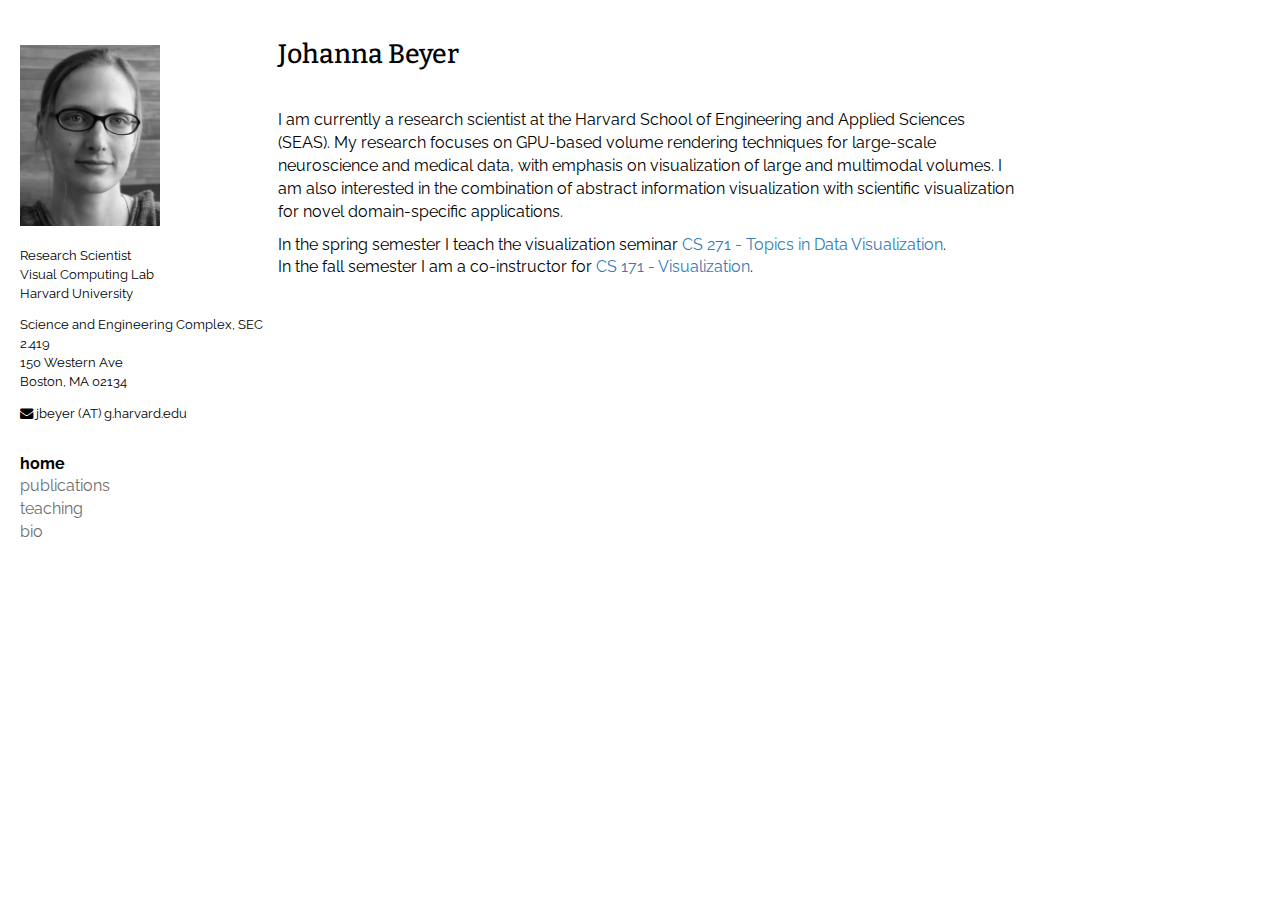
<file: index.html>
<!DOCTYPE html>
<html lang="en">
<head>
    <meta charset="UTF-8">
    <title>Johanna Beyer</title>

    <!-- INTERACTIVE (4) - INCLUDE BOOTSTRAP CSS -->
    <link rel="stylesheet" href="css/bootstrap.min.css">
    <link rel="stylesheet" href="css/font-awesome.min.css">

    <!-- INTERACTIVE (3) - INCLUDE EXTERNAL CSS -->
    <link rel="stylesheet" href="css/style.css">

    <link href='https://fonts.googleapis.com/css?family=Raleway:400,100,200,300,500,700,600' rel='stylesheet' type='text/css'>
    <link href="https://fonts.googleapis.com/css?family=Bitter" rel="stylesheet">
</head>
<body>

<div id="main_body">


    <div id="side">
    <div id="contact">
        <img id="headshot" src="img/jb.png">
        <br>
        Research Scientist<br>
        Visual Computing Lab<br>
        Harvard University<br>
        <p>
           Science and Engineering Complex, SEC 2.419<br>
            150 Western Ave<br>
            Boston, MA 02134
        </p>
        <p>
            <i class="fa fa-envelope"></i> jbeyer (AT) g.harvard.edu
        </p>
    </div>

    <div id="navigation">
        <div class="nav">home</div>
        <a class="nav" href="publications.html">publications</a>
        <a class="nav" href="teaching.html">teaching</a>
        <a class="nav" href="bio.html">bio</a>
    </div>

</div>

<div id="main">
    <h1>Johanna Beyer</h1>

   <!-- <h2>Research</h2>-->

    <p>
    I am currently a research scientist at the Harvard School of Engineering and Applied Sciences (SEAS).
    <!--Prior to that I was a postdoc at the Geometric Modeling and Scientific Visualization Center at
    King Abdullah University of Science and Technology (KAUST), Saudi Arabia.
    I hold a M.Sc. in medical software engineering (2004, University of Applied Sciences Hagenberg, Austria)
    and a Ph.D. in computer science (2009, University of Technology Vienna, Austria).-->
    My research focuses on GPU-based volume rendering techniques for large-scale neuroscience and medical data,
    with emphasis on visualization of large and multimodal volumes.
    I am also interested in the combination of abstract information visualization with scientific visualization for novel domain-specific applications.
    </p>
    In the spring semester I teach the visualization seminar <a href="https://cs-271.github.io">CS 271 - Topics in Data Visualization</a>. <br>
    In the fall semester I am a co-instructor for <a href="http://www.cs171.org">CS 171 - Visualization</a>.

    <!--
    <h2>News</h2>
    <div class="news"><b>June 2017:</b> blah</div>
    -->
</div>

</div>


	<!-- INTERACTIVE (4) - INCLUDE BOOTSTRAP JAVASCRIPT -->
    <script src="js/jquery.min.js"></script>
	<script src="js/bootstrap.min.js"></script>

</body>
</html>
</file>
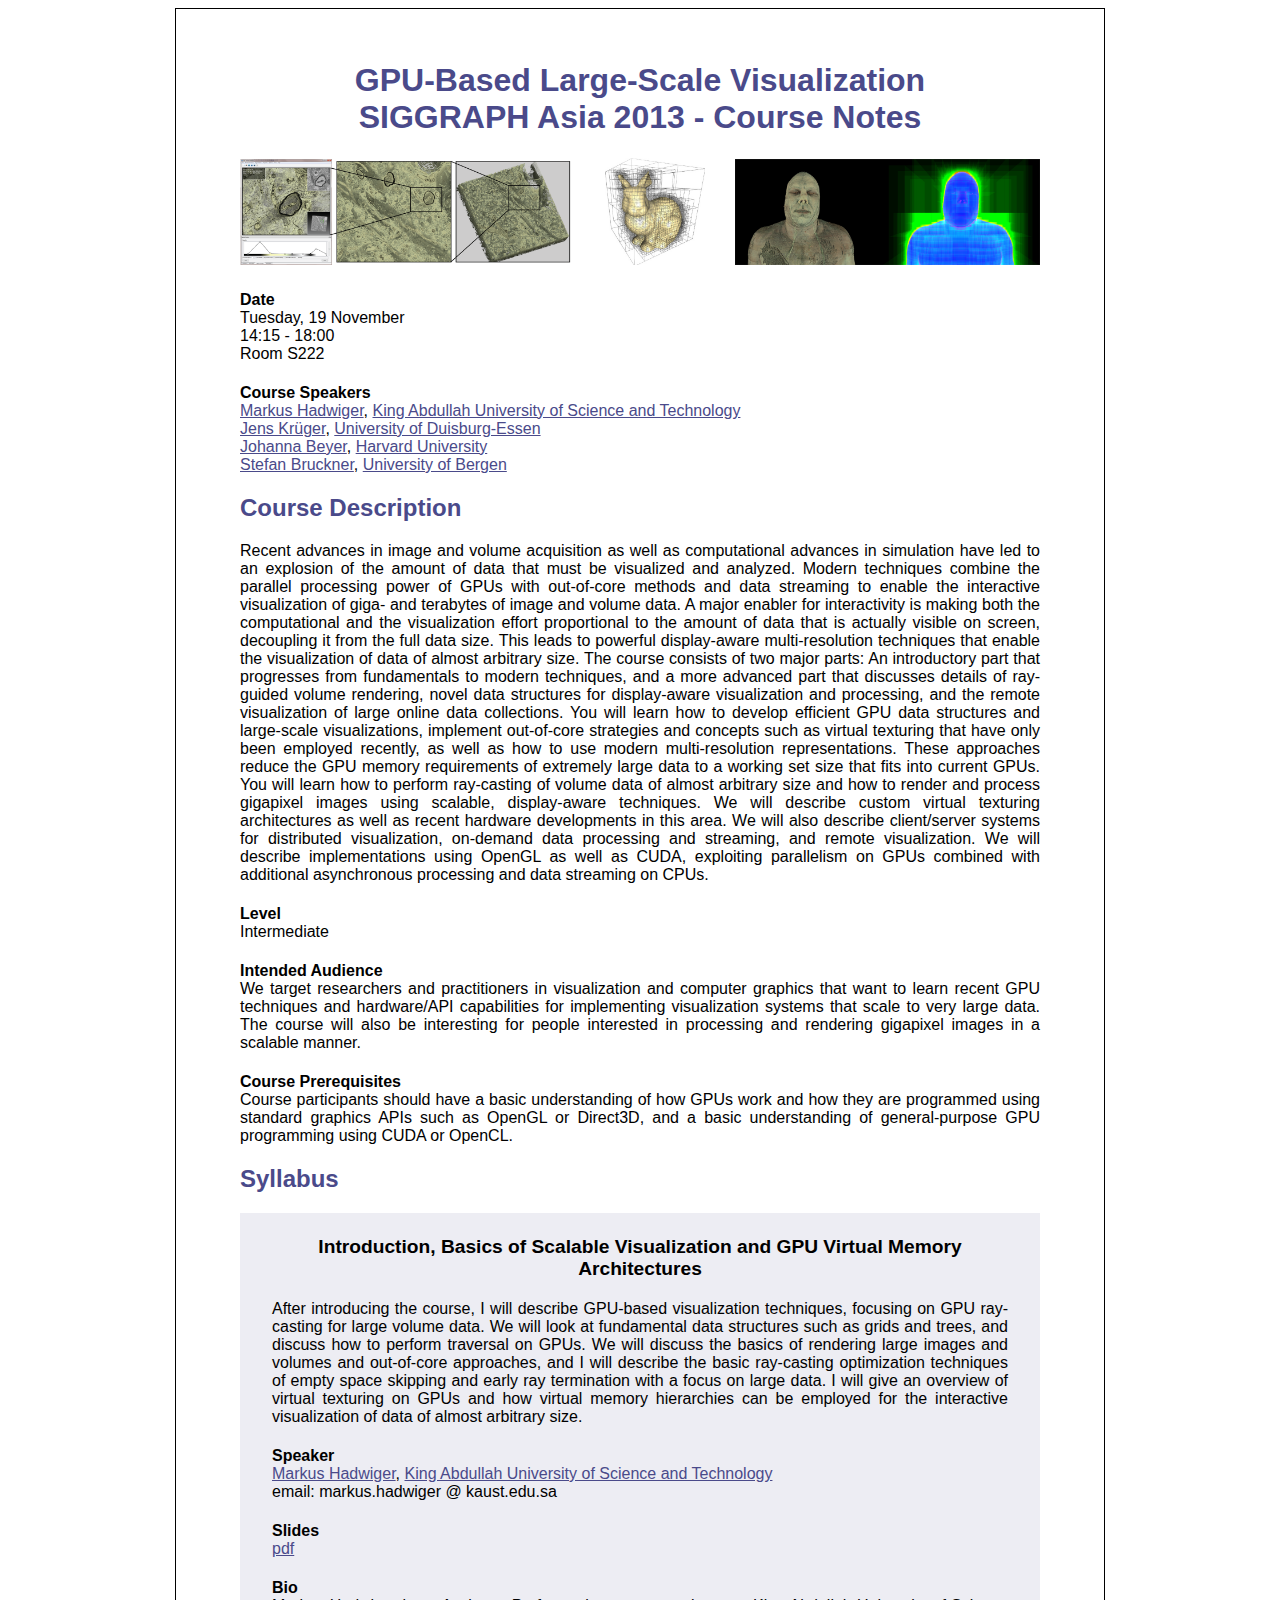
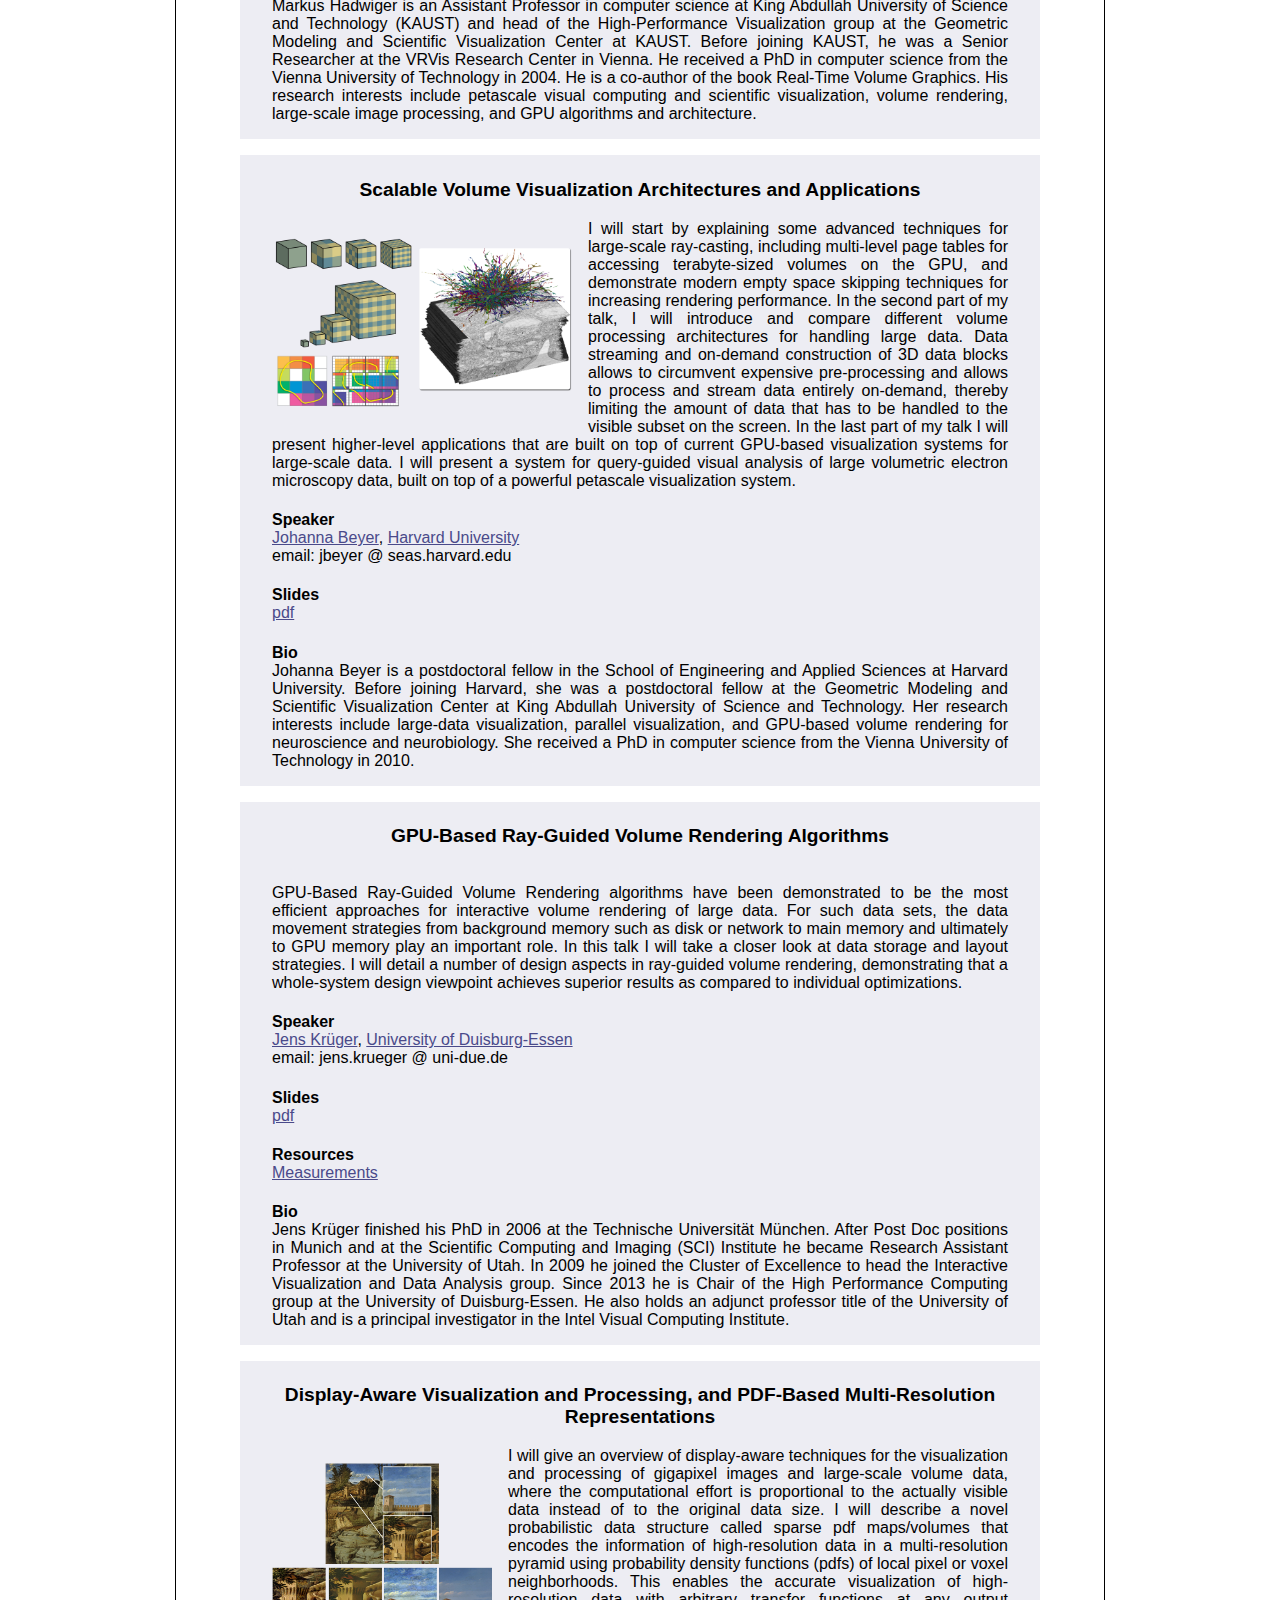
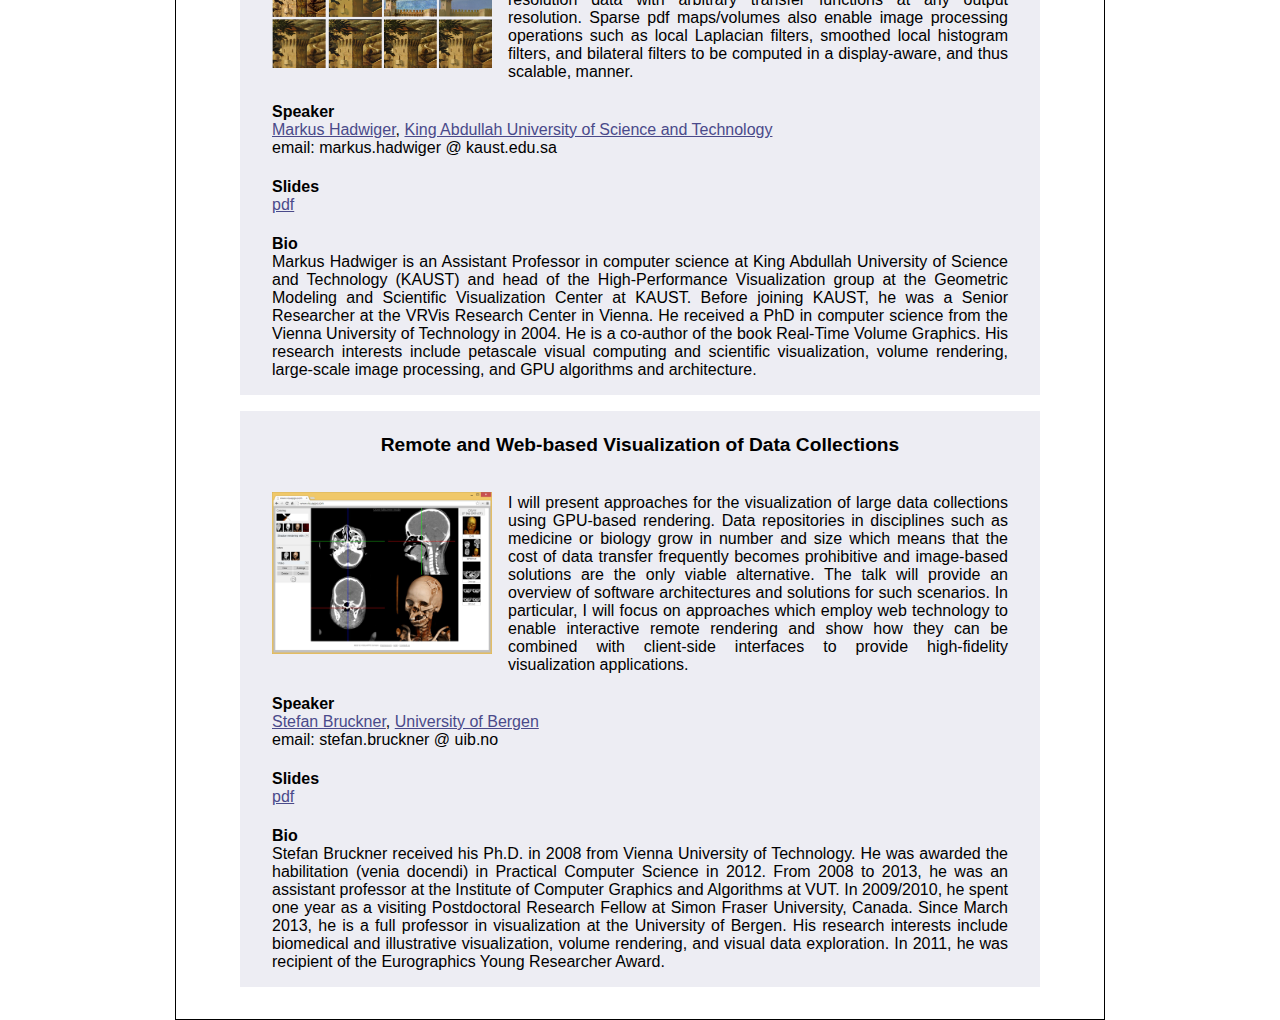
<file: LargeScaleVisCourse/index.html>
<?xml version="1.0" encoding="utf-8" standalone="no"?>
<!DOCTYPE html PUBLIC "-//W3C//DTD XHTML 1.1//EN" "http://www.w3.org/TR/xhtml11/DTD/xhtml11.dtd">

<html xmlns="http://www.w3.org/1999/xhtml">

<head>
<title>GPU-Based Large-Scale Visualization - SIGGRAPH Asia 2013</title>
<meta http-equiv="Content-Type" content="text/html; charset=utf-8" />
<link rel="stylesheet" type="text/css" href="style.css" />
</head>  

<body>
<div class="content">

<h1>GPU-Based Large-Scale Visualization<br>SIGGRAPH Asia 2013 - Course Notes</h1>

<a href="index.html"><img class="" src="images/teaser2.png" width="800" alt="GPU-Based Large-Scale Visualization - SIGGRAPH Asia 2013" /></a>

<h4>Date</h4>
Tuesday, 19 November<br>
14:15 - 18:00<br>
Room S222<br>

<h4>Course Speakers</h4>
<a href="http://www.kaust.edu.sa/markushadwiger">Markus Hadwiger</a>, <a href="http://gmsv.kaust.edu.sa/Pages/Home.aspx">King Abdullah University of Science and Technology</a>
<br>
<a href="http://hpc.uni-due.de/krueger">Jens Kr&uumlger</a>, <a href="http://hpc.uni-due.de/">University of Duisburg-Essen</a>
<br>
<a href="http://people.seas.harvard.edu/~jbeyer/">Johanna Beyer</a>, <a href="http://vcg.seas.harvard.edu/">Harvard University</a>
<br>
<a href="http://www.ii.uib.no/vis/team/bruckner/">Stefan Bruckner</a>, <a href="http://www.ii.uib.no/vis/index.html">University of Bergen</a><br>

<h2>Course Description</h2>
Recent advances in image and volume acquisition as well as computational advances in simulation have led to an explosion of the amount of data that must be visualized and analyzed. Modern techniques combine the parallel processing power of GPUs with out-of-core methods and data streaming to enable the interactive visualization of giga- and terabytes of image and volume data. A major enabler for interactivity is making both the computational and the visualization effort proportional to the amount of data that is actually visible on screen, decoupling it from the full data size. This leads to powerful display-aware multi-resolution techniques that enable the visualization of data of almost arbitrary size.

The course consists of two major parts: An introductory part that progresses from fundamentals to modern techniques, and a more advanced part that discusses details of ray-guided volume rendering, novel data structures for display-aware visualization and processing, and the remote visualization of large online data collections.

You will learn how to develop efficient GPU data structures and large-scale visualizations, implement out-of-core strategies and concepts such as virtual texturing that have only been employed recently, as well as how to use modern multi-resolution representations. These approaches reduce the GPU memory requirements of extremely large data to a working set size that fits into current GPUs. You will learn how to perform ray-casting of volume data of almost arbitrary size and how to render and process gigapixel images using scalable, display-aware techniques. We will describe custom virtual texturing architectures as well as recent hardware developments in this area. We will also describe client/server systems for distributed visualization, on-demand data processing and streaming, and remote visualization.

We will describe implementations using OpenGL as well as CUDA, exploiting parallelism on GPUs combined with additional asynchronous processing and data streaming on CPUs.

<h4>Level</h4>
Intermediate

<h4>Intended Audience</h4>
We target researchers and practitioners in visualization and computer graphics that want to learn recent GPU techniques and hardware/API capabilities for implementing visualization systems that scale to very large data. The course will also be interesting for people interested in processing and rendering gigapixel images in a scalable manner. 

<h4>Course Prerequisites</h4>
Course participants should have a basic understanding of how GPUs work and how they are programmed using standard graphics APIs such as OpenGL or Direct3D, and a basic understanding of general-purpose GPU programming using CUDA or OpenCL.



<h2>Syllabus</h2>


<div class="content_second color1">
    <p class="talk_title">Introduction, Basics of Scalable Visualization and GPU Virtual Memory Architectures
    </p>  
    After introducing the course, I will describe GPU-based visualization techniques, focusing on GPU ray-casting for large volume data. We will look at fundamental data structures such as grids and trees, and discuss how to perform traversal on GPUs. We will discuss the basics of rendering large images and volumes and out-of-core approaches, and I will describe the basic ray-casting optimization techniques of empty space skipping and early ray termination with a focus on large data. I will give an overview of virtual texturing on GPUs and how virtual memory hierarchies can be employed for the interactive visualization of data of almost arbitrary size.

    <h4>Speaker</h4> 
    <a href="http://www.kaust.edu.sa/markushadwiger">Markus Hadwiger</a>, <a href="http://gmsv.kaust.edu.sa/Pages/Home.aspx">King Abdullah University of Science and Technology</a>
    <br>
    email: markus.hadwiger @ kaust.edu.sa 

    <h4>Slides</h4> 
    <!--TODO-->
    <a href="https://dl.dropboxusercontent.com/u/789390/siggraph_asia_course_2013/LargeScaleVisualization_Basics.pdf">pdf</a>

    <h4>Bio</h4> 
    Markus Hadwiger is an Assistant Professor in computer science at King Abdullah University of Science and Technology (KAUST) and head of the High-Performance Visualization group at the Geometric Modeling and Scientific Visualization Center at KAUST. Before joining KAUST, he was a Senior Researcher at the VRVis Research Center in Vienna. He received a PhD in computer science from the Vienna University of Technology in 2004. He is a co-author of the book Real-Time Volume Graphics. His research interests include petascale visual computing and scientific visualization, volume rendering, large-scale image processing, and GPU algorithms and architecture.

</div>

<div class="content_second color1">
    <p class="talk_title">Scalable Volume Visualization Architectures and Applications</p> 

    <img class="talk_teaser" src="images/teaser_jb.png" width="300" alt="Scalable Volume Visualization Architectures and Applications" />

    I will start by explaining some advanced techniques for large-scale ray-casting, including multi-level page tables for accessing terabyte-sized volumes on the GPU, and demonstrate modern empty space skipping techniques for increasing rendering performance. In the second part of my talk, I will introduce and compare different volume processing architectures for handling large data. Data streaming and on-demand construction of 3D data blocks allows to circumvent expensive pre-processing and allows to process and stream data entirely on-demand, thereby limiting the amount of data that has to be handled to the visible subset on the screen. In the last part of my talk I will present higher-level applications that are built on top of current GPU-based visualization systems for large-scale data. I will present a system for query-guided visual analysis of large volumetric electron microscopy data, built on top of a powerful petascale visualization system.

    <h4>Speaker</h4> 
    <a href="http://people.seas.harvard.edu/~jbeyer/">Johanna Beyer</a>, <a href="http://vcg.seas.harvard.edu/">Harvard University</a>
    <br>
    email: jbeyer @ seas.harvard.edu 

    <h4>Slides</h4> 
     <a href="https://dl.dropboxusercontent.com/u/789390/siggraph_asia_course_2013/ScalableArchitectures.pdf">pdf</a>

    <h4>Bio</h4> 
    Johanna Beyer is a postdoctoral fellow in the School of Engineering and Applied Sciences at Harvard University. Before joining Harvard, she was a postdoctoral fellow at the Geometric Modeling and Scientific Visualization Center at King Abdullah University of Science and Technology. Her research interests include large-data visualization, parallel visualization, and GPU-based volume rendering for neuroscience and neurobiology. She received a PhD in computer science from the Vienna University of Technology in 2010.
</div>

<div class="content_second color1">
    <p class="talk_title">GPU-Based Ray-Guided Volume Rendering Algorithms</p> 

    <!--image TODO-->
    <br>
    GPU-Based Ray-Guided Volume Rendering algorithms have been demonstrated to be the most efficient approaches for interactive volume rendering of large data. For such data sets, the data movement strategies from background memory such as disk or network to main memory and ultimately to GPU memory play an important role. In this talk I will take a closer look at data storage and layout strategies. I will detail a number of design aspects in ray-guided volume rendering, demonstrating that a whole-system design viewpoint achieves superior results as compared to individual optimizations.

    <h4>Speaker</h4> 
    <a href="http://hpc.uni-due.de/krueger">Jens Kr&uumlger</a>, <a href="http://hpc.uni-due.de/">University of Duisburg-Essen</a><br>
    email: jens.krueger @ uni-due.de 

    <h4>Slides</h4> 
    <a href="https://dl.dropboxusercontent.com/u/789390/siggraph_asia_course_2013/SA2013-Course.pdf">pdf</a>

    <h4>Resources</h4> 
    <a href="http://hpc.uni-due.de/publications/2013/Fogal_2013_AAOS.html">Measurements</a>

    <h4>Bio</h4> 
    Jens Kr&uumlger finished his PhD in 2006 at the Technische Universit&aumlt M&uumlnchen. After Post Doc positions in Munich and at the Scientific Computing and Imaging (SCI) Institute he became Research Assistant Professor at the University of Utah. In 2009 he joined the Cluster of Excellence to head the Interactive Visualization and Data Analysis group. Since 2013 he is Chair of the High Performance Computing group at the University of Duisburg-Essen. He also holds an adjunct professor title of the University of Utah and is a principal investigator in the Intel Visual Computing Institute.
</div>

<div class="content_second color1">
    <p class="talk_title">Display-Aware Visualization and Processing, and PDF-Based Multi-Resolution Representations</p>

    <img class="talk_teaser" src="images/teaser_msh.png" width="220" alt="Display-Aware Visualization and Processing, and PDF-Based Multi-Resolution Representations" />
   
    I will give an overview of display-aware techniques for the visualization and processing of gigapixel images and large-scale volume data, where the computational effort is proportional to the actually visible data instead of to the original data size. I will describe a novel probabilistic data structure called sparse pdf maps/volumes that encodes the information of high-resolution data in a multi-resolution pyramid using probability density functions (pdfs) of local pixel or voxel neighborhoods. This enables the accurate visualization of high-resolution data with arbitrary transfer functions at any output resolution. Sparse pdf maps/volumes also enable image processing operations such as local Laplacian filters, smoothed local histogram filters, and bilateral filters to be computed in a display-aware, and thus scalable, manner.

    <h4>Speaker</h4> 
    <a href="http://www.kaust.edu.sa/markushadwiger">Markus Hadwiger</a>, <a href="http://gmsv.kaust.edu.sa/Pages/Home.aspx">King Abdullah University of Science and Technology</a>
    <br>
    email: markus.hadwiger @ kaust.edu.sa  

    <h4>Slides</h4> 
    <!--TODO-->
    <a href="https://dl.dropboxusercontent.com/u/789390/siggraph_asia_course_2013/LargeScaleVisualization_DisplayAwareProcessingSparsePDFMaps.pdf">pdf</a>

    <h4>Bio</h4> 
    Markus Hadwiger is an Assistant Professor in computer science at King Abdullah University of Science and Technology (KAUST) and head of the High-Performance Visualization group at the Geometric Modeling and Scientific Visualization Center at KAUST. Before joining KAUST, he was a Senior Researcher at the VRVis Research Center in Vienna. He received a PhD in computer science from the Vienna University of Technology in 2004. He is a co-author of the book Real-Time Volume Graphics. His research interests include petascale visual computing and scientific visualization, volume rendering, large-scale image processing, and GPU algorithms and architecture.   
</div>


<div class="content_second color1">
    <p class="talk_title">Remote and Web-based Visualization of Data Collections</p> 
    
    <img class="talk_teaser" src="images/RemoteVis.png" width="220" alt="Remote and Web-based Visualization of Data Collections" />

    <br>
    I will present approaches for the visualization of large data collections using GPU-based rendering. Data repositories in disciplines such as medicine or biology grow in number and size which means that the cost of data transfer frequently becomes prohibitive and image-based solutions are the only viable alternative. The talk will provide an overview of software architectures and solutions for such scenarios. In particular, I will focus on approaches which employ web technology to enable interactive remote rendering and show how they can be combined with client-side interfaces to provide high-fidelity visualization applications.

    <h4>Speaker</h4> 
    <a href="http://www.ii.uib.no/vis/team/bruckner/">Stefan Bruckner</a>, <a href="http://www.ii.uib.no/vis/index.html">University of Bergen</a>
    <br>
    email: stefan.bruckner @ uib.no  

    <h4>Slides</h4> 
    <a href="https://dl.dropboxusercontent.com/u/789390/siggraph_asia_course_2013/RemoteVis.pdf">pdf</a>

    <h4>Bio</h4> 
   Stefan Bruckner received his Ph.D. in 2008 from Vienna University of Technology. He was awarded the habilitation (venia docendi) in Practical Computer Science in 2012. From 2008 to 2013, he was an assistant professor at the Institute of Computer Graphics and Algorithms at VUT. In 2009/2010, he spent one year as a visiting Postdoctoral Research Fellow at Simon Fraser University, Canada. Since March 2013, he is a full professor in visualization at the University of Bergen. His research interests include biomedical and illustrative visualization, volume rendering, and visual data exploration. In 2011, he was recipient of the Eurographics Young Researcher Award.
</div>




</div>

</body>
</html>
</file>
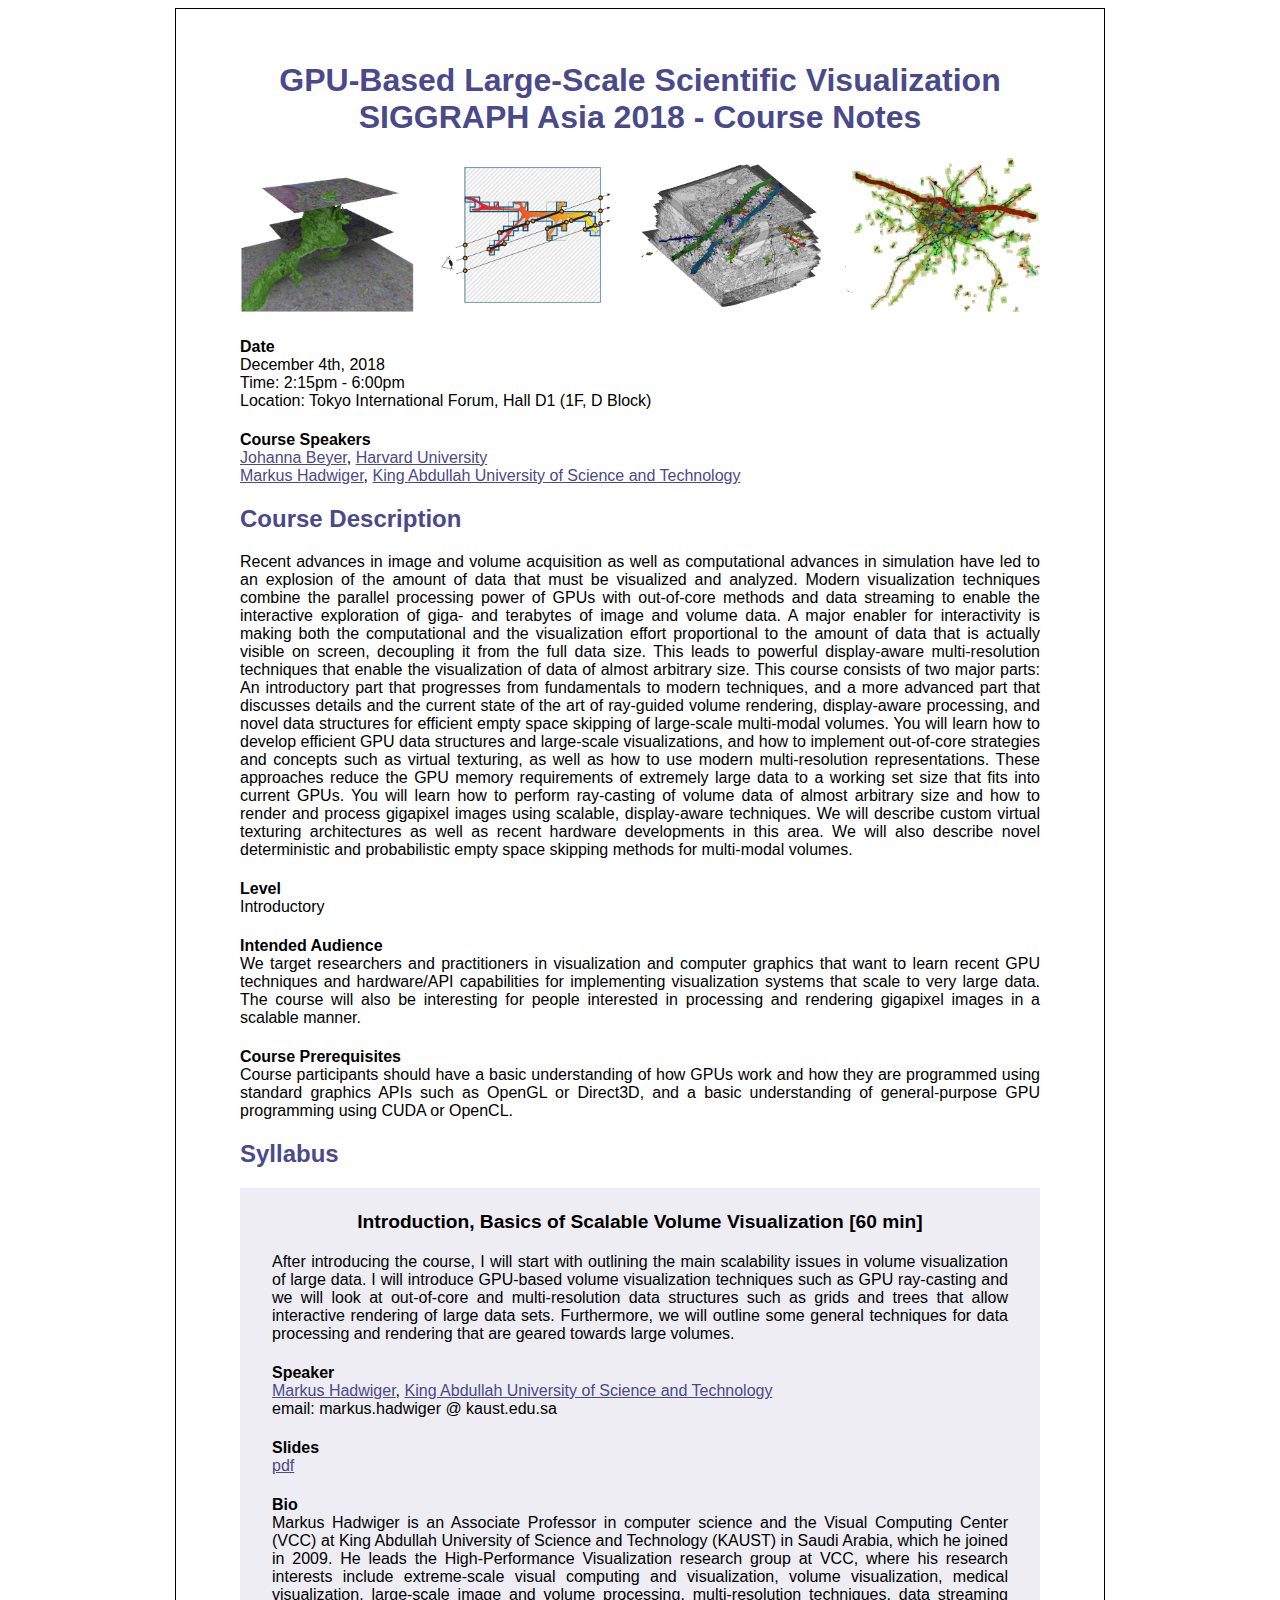
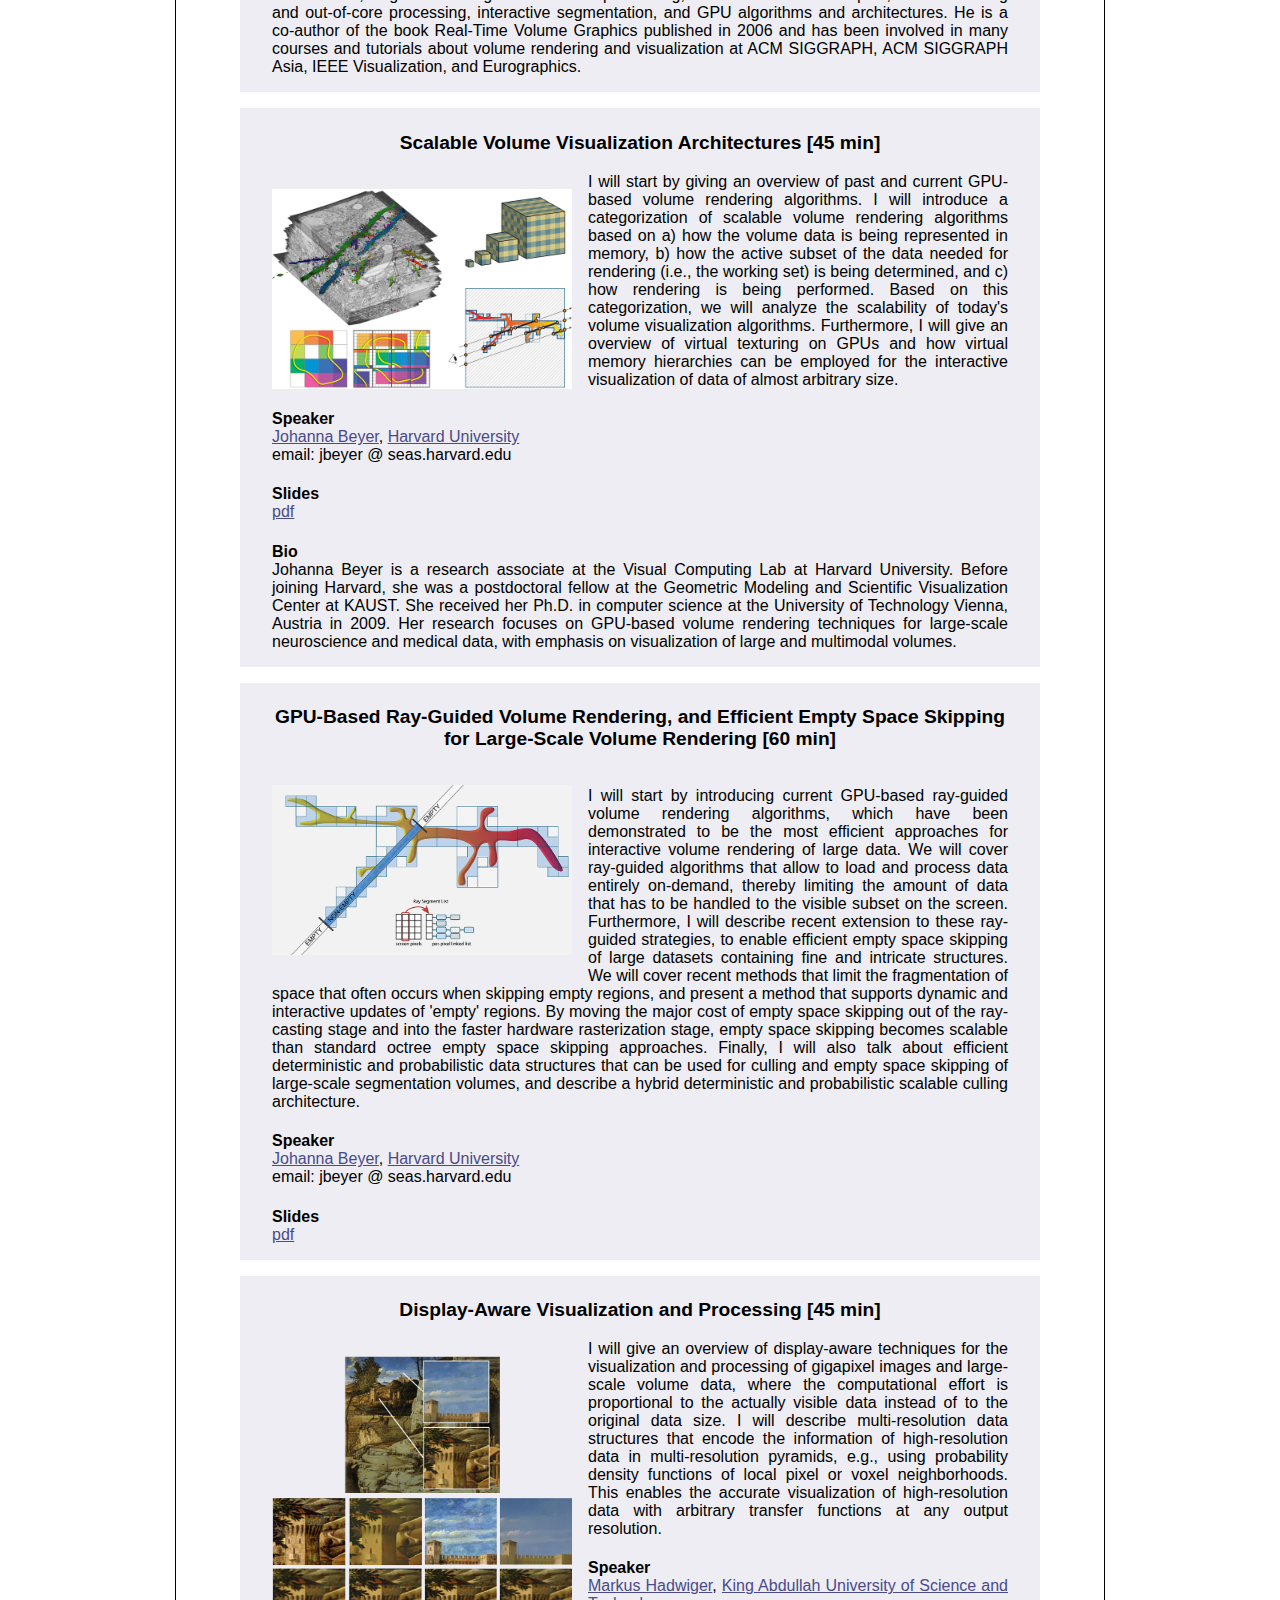
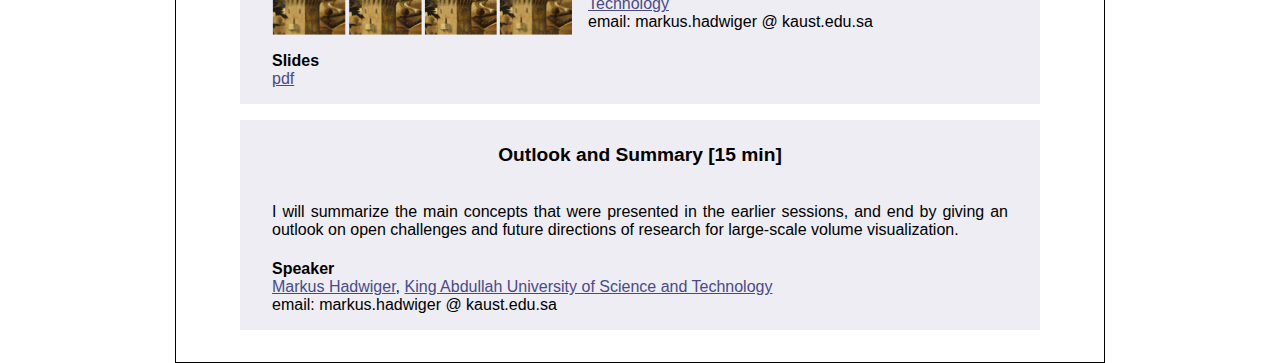
<file: LargeSciVis2018/index.html>
<?xml version="1.0" encoding="utf-8" standalone="no"?>
<!DOCTYPE html PUBLIC "-//W3C//DTD XHTML 1.1//EN" "http://www.w3.org/TR/xhtml11/DTD/xhtml11.dtd">

<html xmlns="http://www.w3.org/1999/xhtml">

<head>
<title>GPU-Based Large-Scale Scientific Visualization - SIGGRAPH Asia 2018</title>
<meta http-equiv="Content-Type" content="text/html; charset=utf-8" />
<link rel="stylesheet" type="text/css" href="style.css" />
</head>  

<body>
<div class="content">

<h1>GPU-Based Large-Scale Scientific Visualization<br>SIGGRAPH Asia 2018 - Course Notes</h1>

<a href="index.html"><img class="" src="images/teaser.jpg" width="800" alt="GPU-Based Large-Scale Scientific Visualization - SIGGRAPH Asia 2018" /></a>

<h4>Date</h4>
December 4th, 2018<br>
Time: 2:15pm - 6:00pm <br>
Location: Tokyo International Forum, Hall D1 (1F, D Block) <br>

<h4>Course Speakers</h4>
<a href="http://people.seas.harvard.edu/~jbeyer/">Johanna Beyer</a>, <a href="http://vcg.seas.harvard.edu/">Harvard University</a>
    <br>
<a href="https://vcc.kaust.edu.sa/Pages/Hadwiger.aspx">Markus Hadwiger</a>, <a href="https://vcc.kaust.edu.sa/Pages/Home.aspx">King Abdullah University of Science and Technology</a>
<br>

<h2>Course Description</h2>
    Recent advances in image and volume acquisition as well as computational advances in simulation have led to an explosion of the amount of data that must be visualized and analyzed. Modern visualization techniques combine the parallel processing power of GPUs with out-of-core methods and data streaming to enable the interactive exploration of giga- and terabytes of image and volume data. A major enabler for interactivity is making both the computational and the visualization effort proportional to the amount of data that is actually visible on screen, decoupling it from the full data size. This leads to powerful display-aware multi-resolution techniques that enable the visualization of data of almost arbitrary size.

    This course consists of two major parts: An introductory part that progresses from fundamentals to modern techniques, and a more advanced part that discusses details and the current state of the art of ray-guided volume rendering, display-aware processing, and novel data structures for efficient empty space skipping of large-scale multi-modal volumes.

    You will learn how to develop efficient GPU data structures and large-scale visualizations, and how to implement out-of-core strategies and concepts such as virtual texturing, as well as how to use modern multi-resolution representations. These approaches reduce the GPU memory requirements of extremely large data to a working set size that fits into current GPUs. You will learn how to perform ray-casting of volume data of almost arbitrary size and how to render and process gigapixel images using scalable, display-aware techniques. We will describe custom virtual texturing architectures as well as recent hardware developments in this area. We will also describe novel deterministic and probabilistic empty space skipping methods for multi-modal volumes.

<h4>Level</h4>
Introductory

<h4>Intended Audience</h4>
    We target researchers and practitioners in visualization and computer graphics that want to learn recent GPU techniques and hardware/API capabilities for implementing visualization systems that scale to very large data. The course will also be interesting for people interested in processing and rendering gigapixel images in a scalable manner.

<h4>Course Prerequisites</h4>
    Course participants should have a basic understanding of how GPUs work and how they are programmed using standard graphics APIs such as OpenGL or Direct3D, and a basic
    understanding of general-purpose GPU programming using CUDA or OpenCL.


<h2>Syllabus</h2>


<div class="content_second color1">
    <p class="talk_title">Introduction, Basics of Scalable Volume Visualization [60 min]
    </p>

    After introducing the course, I will start with outlining the main scalability issues in volume visualization of large data. I will introduce GPU-based volume visualization techniques such as GPU ray-casting and we will look at out-of-core and multi-resolution data structures such as grids and trees that allow interactive rendering of large data sets. Furthermore, we will outline some general techniques for data processing and rendering that are geared towards large volumes.

    <h4>Speaker</h4>
    <a href="https://vcc.kaust.edu.sa/Pages/Hadwiger.aspx">Markus Hadwiger</a>, <a href="https://vcc.kaust.edu.sa/Pages/Home.aspx">King Abdullah University of Science and Technology</a>
    <br>
    email: markus.hadwiger @ kaust.edu.sa

    <h4>Slides</h4>
    <a href="https://johanna-b.github.io/LargeSciVis2018/slides/LargeScaleVisualization_Basics.pdf">pdf</a>

    <h4>Bio</h4>
    Markus Hadwiger is an Associate Professor in computer science and the Visual Computing Center (VCC) at King Abdullah University of Science and Technology (KAUST) in Saudi Arabia, which he joined in 2009. He leads the High-Performance Visualization research group at VCC, where his research interests include extreme-scale visual computing and visualization, volume visualization, medical visualization, large-scale image and volume processing, multi-resolution techniques, data streaming and out-of-core processing, interactive segmentation, and GPU algorithms and architectures. He is a co-author of the book Real-Time Volume Graphics published in 2006 and has been involved in many courses and tutorials about volume rendering and visualization at ACM SIGGRAPH, ACM SIGGRAPH Asia, IEEE Visualization, and Eurographics.

</div>

<div class="content_second color1">
    <p class="talk_title">Scalable Volume Visualization Architectures [45 min]</p>

    <img class="talk_teaser" src="images/scalablevis.jpg" width="300" alt="Scalable Volume Visualization Architectures and Applications" />

    I will start by giving an overview of past and current GPU-based volume rendering algorithms. I will introduce a categorization of scalable volume rendering algorithms based on a) how the volume data is being represented in memory, b) how the active subset of the data needed for rendering (i.e., the working set) is being determined, and c) how rendering is being performed. Based on this categorization, we will analyze the scalability of today's volume visualization algorithms. Furthermore, I will give an overview of virtual texturing on GPUs and how virtual memory hierarchies can be employed for the interactive visualization of data of almost arbitrary size.

    <h4>Speaker</h4>
    <a href="http://people.seas.harvard.edu/~jbeyer/">Johanna Beyer</a>, <a href="http://vcg.seas.harvard.edu/">Harvard University</a>
    <br>
    email: jbeyer @ seas.harvard.edu 

    <h4>Slides</h4>
    <a href="https://johanna-b.github.io/LargeSciVis2018/slides/LargeScaleVisualization_Architectures.pdf">pdf</a>

    <h4>Bio</h4>
    Johanna Beyer is a research associate at the Visual Computing Lab at Harvard University. Before joining Harvard, she was a postdoctoral fellow at the Geometric Modeling and Scientific Visualization Center at KAUST. She received her Ph.D. in computer science at the University of Technology Vienna, Austria in 2009.
    Her research focuses on GPU-based volume rendering techniques for large-scale neuroscience and medical data, with emphasis on visualization of large and multimodal volumes.

</div>

<div class="content_second color1">
    <p class="talk_title">GPU-Based Ray-Guided Volume Rendering, and Efficient Empty Space Skipping for Large-Scale Volume Rendering [60 min]</p>

    <img class="talk_teaser" src="images/emptyspace.png" width="300" alt="Scalable Volume Visualization Architectures and Applications" />

    <br>
    I will start by introducing current GPU-based ray-guided volume rendering algorithms, which have been demonstrated to be the most efficient approaches for interactive volume rendering of large data. We will cover ray-guided algorithms that allow to load and process data entirely on-demand, thereby limiting the amount of data that has to be handled to the visible subset on the screen. Furthermore, I will describe recent extension to these ray-guided strategies, to enable efficient empty space skipping of large datasets containing fine and intricate structures. We will cover recent methods that limit the fragmentation of space that often occurs when skipping empty regions, and present a method that supports dynamic and interactive updates of 'empty' regions. By moving the major cost of empty space skipping out of the ray-casting stage and into the faster hardware rasterization stage, empty space skipping becomes scalable than standard octree empty space skipping approaches. Finally, I will also talk about efficient deterministic and probabilistic data structures that can be used for culling and empty space skipping of large-scale segmentation volumes, and describe a hybrid deterministic and probabilistic scalable culling architecture.

    <h4>Speaker</h4>
    <a href="http://people.seas.harvard.edu/~jbeyer/">Johanna Beyer</a>, <a href="http://vcg.seas.harvard.edu/">Harvard University</a>
    <br>
    email: jbeyer @ seas.harvard.edu

    <h4>Slides</h4>
    <a href="https://johanna-b.github.io/LargeSciVis2018/slides/LargeScaleVisualization_RayGuidedEmptySpace.pdf">pdf</a>


    </div>

    <div class="content_second color1">
        <p class="talk_title">Display-Aware Visualization and Processing [45 min]</p>

        <img class="talk_teaser" src="images/spdf.png" width="300" alt="Scalable Volume Visualization Architectures and Applications" />

        I will give an overview of display-aware techniques for the visualization and processing of gigapixel images and large-scale volume data, where the computational effort is proportional to the actually visible data instead of to the original data size. I will describe multi-resolution data structures that encode the information of high-resolution data in multi-resolution pyramids, e.g., using probability density functions of local pixel or voxel neighborhoods. This enables the accurate visualization of high-resolution data with arbitrary transfer functions at any output resolution.
        <h4>Speaker</h4>
        <a href="https://vcc.kaust.edu.sa/Pages/Hadwiger.aspx">Markus Hadwiger</a>, <a href="https://vcc.kaust.edu.sa/Pages/Home.aspx">King Abdullah University of Science and Technology</a>
        <br>
        email: markus.hadwiger @ kaust.edu.sa

        <h4>Slides</h4>
        <a href="https://johanna-b.github.io/LargeSciVis2018/slides/LargeScaleVisualization_DisplayAware.pdf">pdf</a>


    </div>

    <div class="content_second color1">
        <p class="talk_title">Outlook and Summary [15 min]</p>

        <br>
        I will summarize the main concepts that were presented in the earlier sessions, and end by giving an outlook on open challenges and future directions of research for large-scale volume visualization.

        <h4>Speaker</h4>
        <a href="https://vcc.kaust.edu.sa/Pages/Hadwiger.aspx">Markus Hadwiger</a>, <a href="https://vcc.kaust.edu.sa/Pages/Home.aspx">King Abdullah University of Science and Technology</a>
        <br>
        email: markus.hadwiger @ kaust.edu.sa


    </div>


</div>

</body>
</html>
</file>
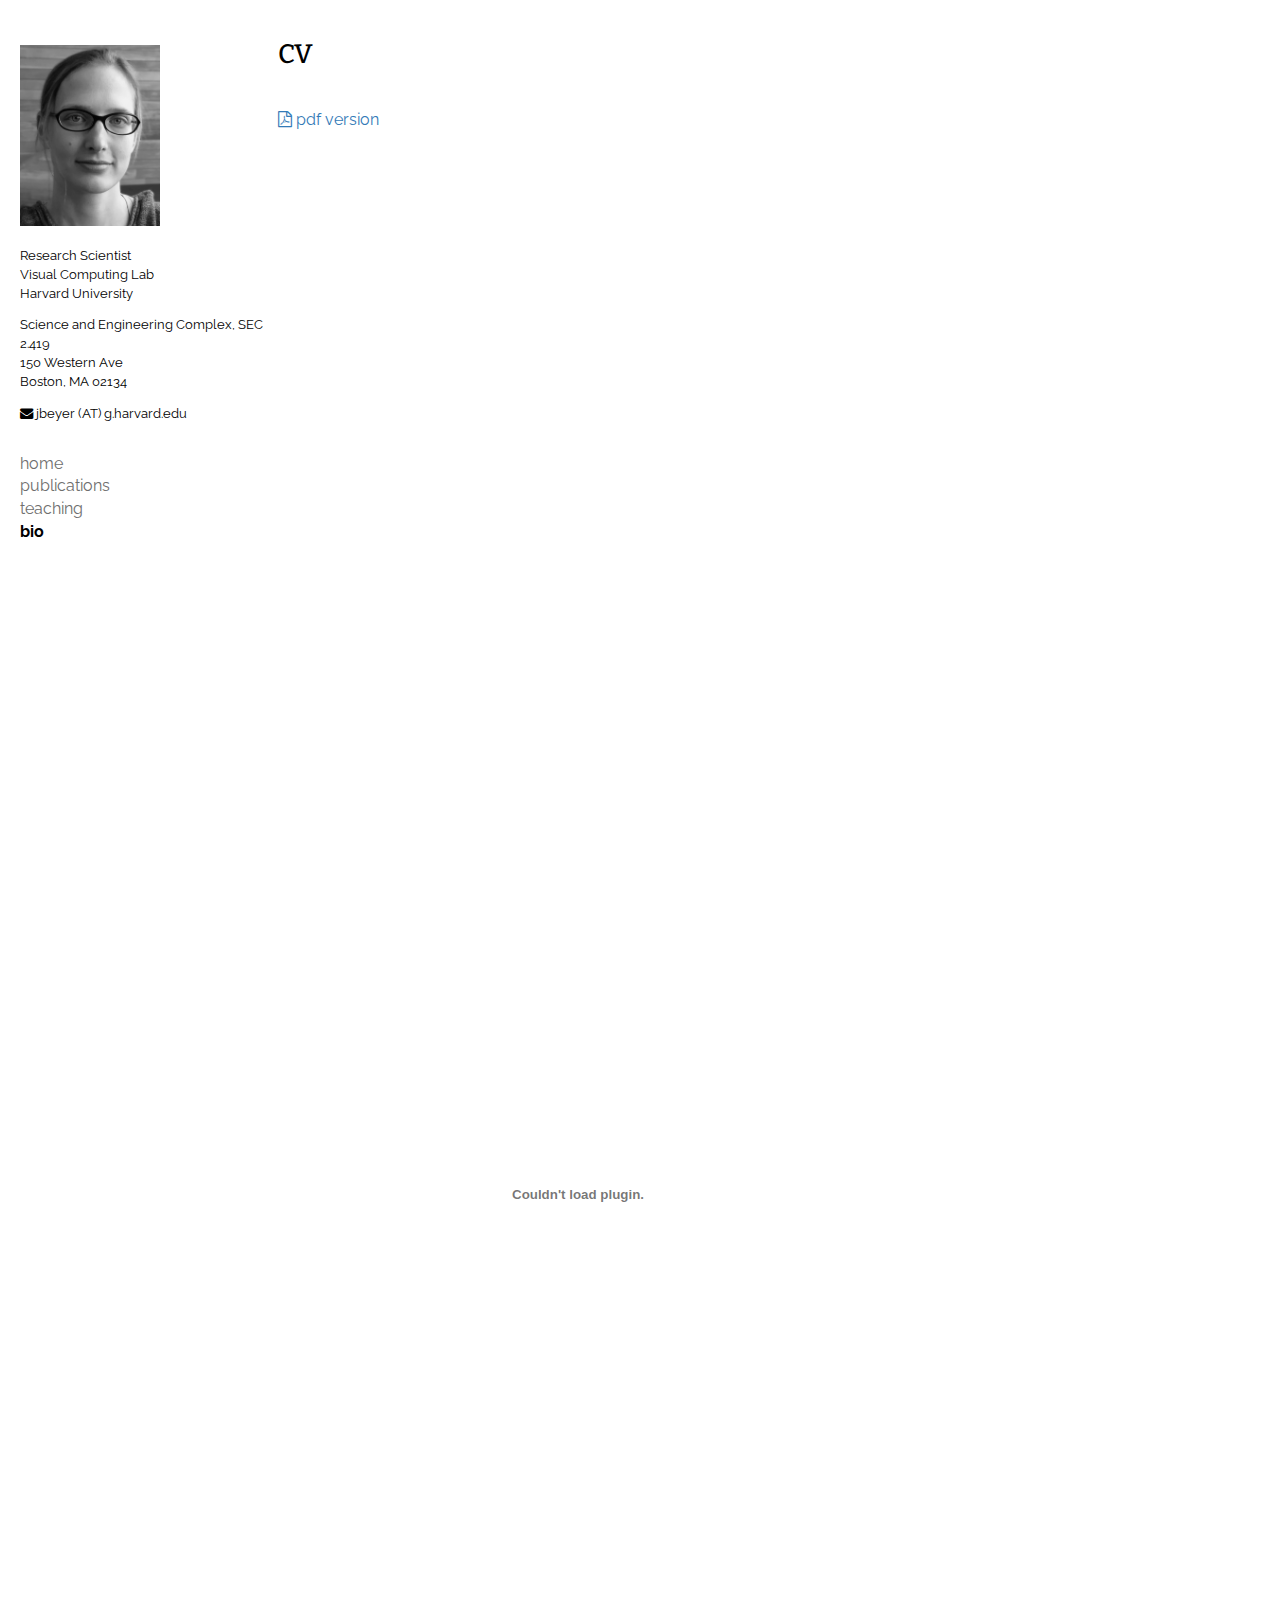
<file: bio.html>
<!DOCTYPE html>
<html lang="en">
<head>
    <meta charset="UTF-8">
    <title>Johanna Beyer</title>

    <!-- INTERACTIVE (4) - INCLUDE BOOTSTRAP CSS -->
    <link rel="stylesheet" href="css/bootstrap.min.css">
    <link rel="stylesheet" href="css/font-awesome.min.css">

    <!-- INTERACTIVE (3) - INCLUDE EXTERNAL CSS -->
    <link rel="stylesheet" href="css/style.css">

    <link href='https://fonts.googleapis.com/css?family=Raleway:400,100,200,300,500,700,600' rel='stylesheet' type='text/css'>
    <link href="https://fonts.googleapis.com/css?family=Bitter" rel="stylesheet">
</head>
<body>

<div id="main_body">

    <div id="side">
    <div id="contact">
        <img id="headshot" src="img/jb.png">
        <br>
        Research Scientist<br>
        Visual Computing Lab<br>
        Harvard University<br>
        <p>
           Science and Engineering Complex, SEC 2.419<br>
            150 Western Ave<br>
            Boston, MA 02134
        </p>
        <p>
            <i class="fa fa-envelope"></i> jbeyer (AT) g.harvard.edu
        </p>
    </div>

    <div id="navigation">
        <a class="nav" href="index.html">home</a>
        <a class="nav" href="publications.html">publications</a>
        <a class="nav" href="teaching.html">teaching</a>
        <div class="nav">bio</div>
    </div>

</div>

<div id="main">
    <h1>CV </h1>

    <p>
    <a href="files/cv_beyer.pdf"><i class="fa fa-file-pdf-o" aria-hidden="true"></i> pdf version</a>
    </p>
    <p>
    <embed src="files/cv_beyer.pdf" width="600px" height="2100px" />
    </p>

</div>

</div>


	<!-- INTERACTIVE (4) - INCLUDE BOOTSTRAP JAVASCRIPT -->
    <script src="js/jquery.min.js"></script>
	<script src="js/bootstrap.min.js"></script>

</body>
</html>
</file>
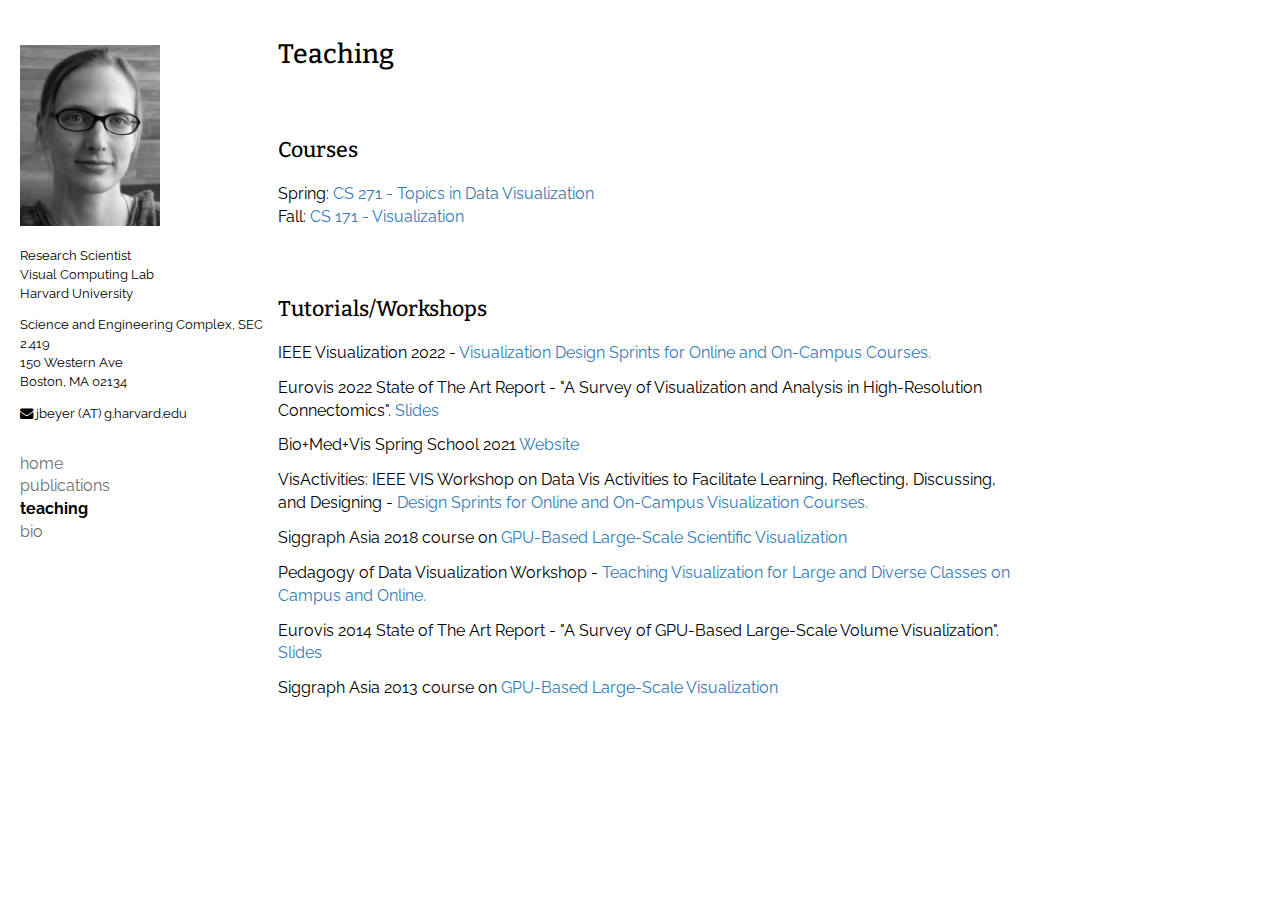
<file: teaching.html>
<!DOCTYPE html>
<html lang="en">
<head>
    <meta charset="UTF-8">
    <title>Johanna Beyer</title>

    <!-- INTERACTIVE (4) - INCLUDE BOOTSTRAP CSS -->
    <link rel="stylesheet" href="css/bootstrap.min.css">
    <link rel="stylesheet" href="css/font-awesome.min.css">

    <!-- INTERACTIVE (3) - INCLUDE EXTERNAL CSS -->
    <link rel="stylesheet" href="css/style.css">

    <link href='https://fonts.googleapis.com/css?family=Raleway:400,100,200,300,500,700,600' rel='stylesheet' type='text/css'>
    <link href="https://fonts.googleapis.com/css?family=Bitter" rel="stylesheet">
</head>
<body>

<div id="main_body">


    <div id="side">
    <div id="contact">
        <img id="headshot" src="img/jb.png">
        <br>
        Research Scientist<br>
        Visual Computing Lab<br>
        Harvard University<br>
        <p>
           Science and Engineering Complex, SEC 2.419<br>
            150 Western Ave<br>
            Boston, MA 02134
        </p>
        <p>
            <i class="fa fa-envelope"></i> jbeyer (AT) g.harvard.edu
        </p>
    </div>

    <div id="navigation">
        <a class="nav" href="index.html">home</a>
        <a class="nav" href="publications.html">publications</a>
        <div class="nav">teaching</div>
        <a class="nav" href="bio.html">bio</a>
    </div>

    &nbsp;<br>
    &nbsp;<br>
    &nbsp;<br>
    &nbsp;<br>
    &nbsp;<br>
    &nbsp;<br>
    &nbsp;<br>

</div>

<div id="main">
    <h1>Teaching</h1>


    <h2>Courses</h2>
    <p>
    Spring: <a href="https://cs-271.github.io">CS 271 - Topics in Data Visualization</a><br>
    Fall: <a href="http://www.cs171.org">CS 171 - Visualization</a>
    </p>
    <h2>Tutorials/Workshops</h2>

    <p>
        IEEE Visualization 2022 - <a href="files/documents/cga2021_beyer_designsprint.pdf">Visualization Design Sprints for Online and On-Campus Courses.</a>
    </p>


    <p>
        Eurovis 2022 State of The Art Report - "A Survey of Visualization and Analysis in
High-Resolution Connectomics". <a href="files/slides/connectomics_vis_star_slides.pdf">Slides</a>
    </p>
    <p>
      Bio+Med+Vis Spring School 2021
        <a href="https://biomedvis.github.io/">Website</a>
    </p>
    <p>
        VisActivities: IEEE VIS Workshop on Data Vis Activities to Facilitate Learning, Reflecting,
Discussing, and Designing - <a href="files/documents/design_sprints_vis_activities20.pdf">Design Sprints for Online and On-Campus Visualization Courses.</a>
    </p>
    <p>
        Siggraph Asia 2018 course on <a href="LargeSciVis2018/">GPU-Based Large-Scale Scientific Visualization</a>
    </p>
    <p>
        Pedagogy of Data Visualization Workshop - <a href="files/documents/teachingWorkshop16_Beyer.pdf">Teaching Visualization for Large and Diverse Classes on Campus and Online.</a>
    </p>
    <p>
        Eurovis 2014 State of The Art Report - "A Survey of GPU-Based Large-Scale Volume Visualization". <a href="files/slides/largeScaleGPUVolRen_STAR.pdf">Slides</a>
    </p>
    <p>
        Siggraph Asia 2013 course on <a href="LargeScaleVisCourse/">GPU-Based Large-Scale Visualization</a>
    </p>


</div>

</div>


	<!-- INTERACTIVE (4) - INCLUDE BOOTSTRAP JAVASCRIPT -->
    <script src="js/jquery.min.js"></script>
	<script src="js/bootstrap.min.js"></script>

</body>
</html>
</file>
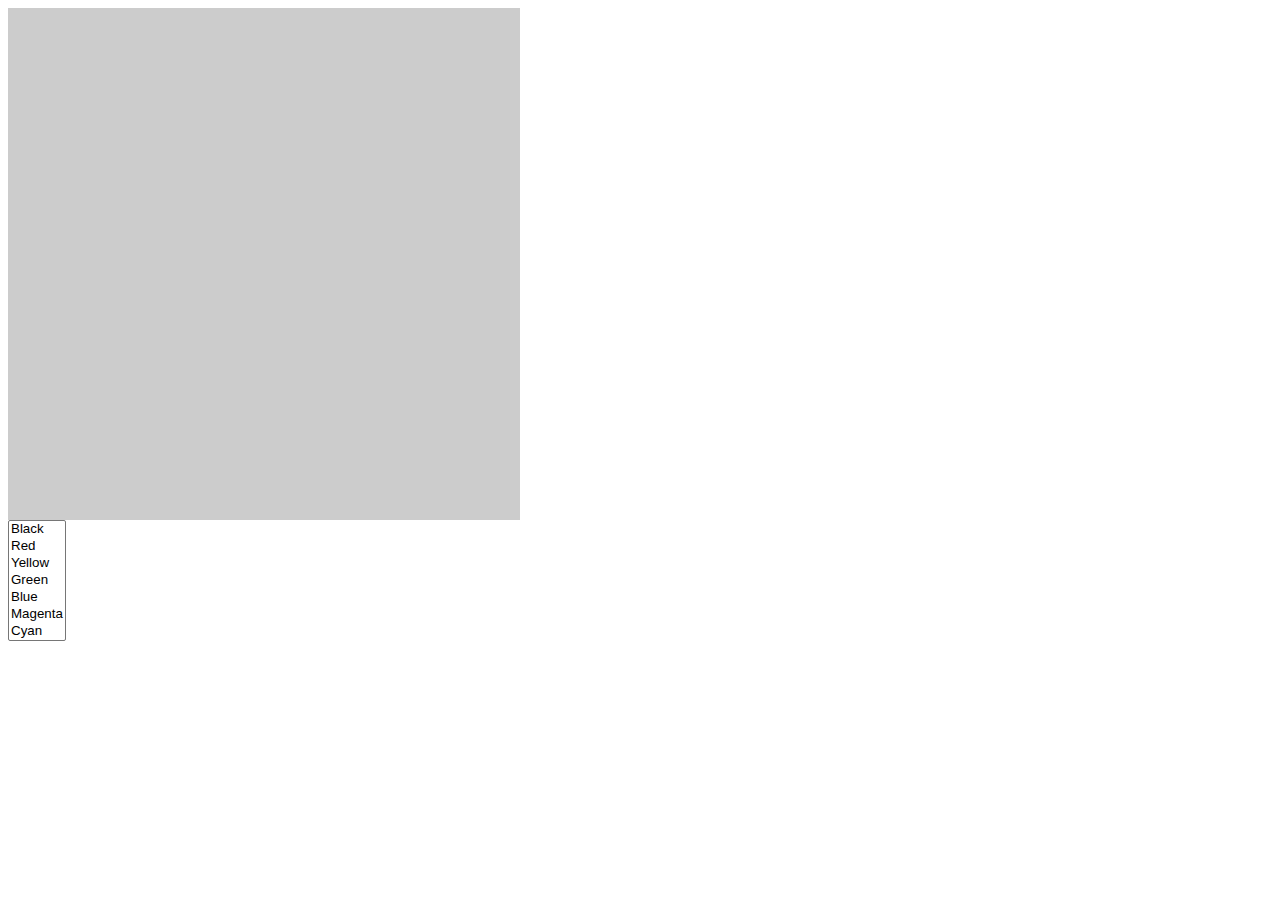
<file: webgl/EXAMPLES/cad1.html>
<html>

<script id="vertex-shader" type="x-shader/x-vertex">
attribute vec4 vPosition;
attribute vec4 vColor;

varying vec4 fColor;

void main()
{
    gl_Position = vPosition;
    fColor = vColor;
}
</script>

<script id="fragment-shader" type="x-shader/x-fragment">

precision mediump float;

varying vec4 fColor;
void main()
{
    gl_FragColor = fColor;
}
</script>

<script type="text/javascript" src="../Common/webgl-utils.js"></script>
<script type="text/javascript" src="../Common/initShaders.js"></script>
<script type="text/javascript" src="../Common/MV.js"></script>
<script type="text/javascript" src="cad1.js"></script>

<body>
<div>
<canvas id="gl-canvas" width="512"" height="512"
Oops ... your browser doesn't support the HTML5 canvas element
</canvas>
</div>
<div>
<select id = "mymenu" size = "7">
    <option value = "0">Black</option>
    <option value = "1">Red</option>
    <option value = "2">Yellow</option>
    <option value = "3">Green</option>
    <option value = "4">Blue</option>
    <option value = "5">Magenta</option>
    <option value = "6">Cyan</option>
</select>

</div>



</body>
</html>
</file>
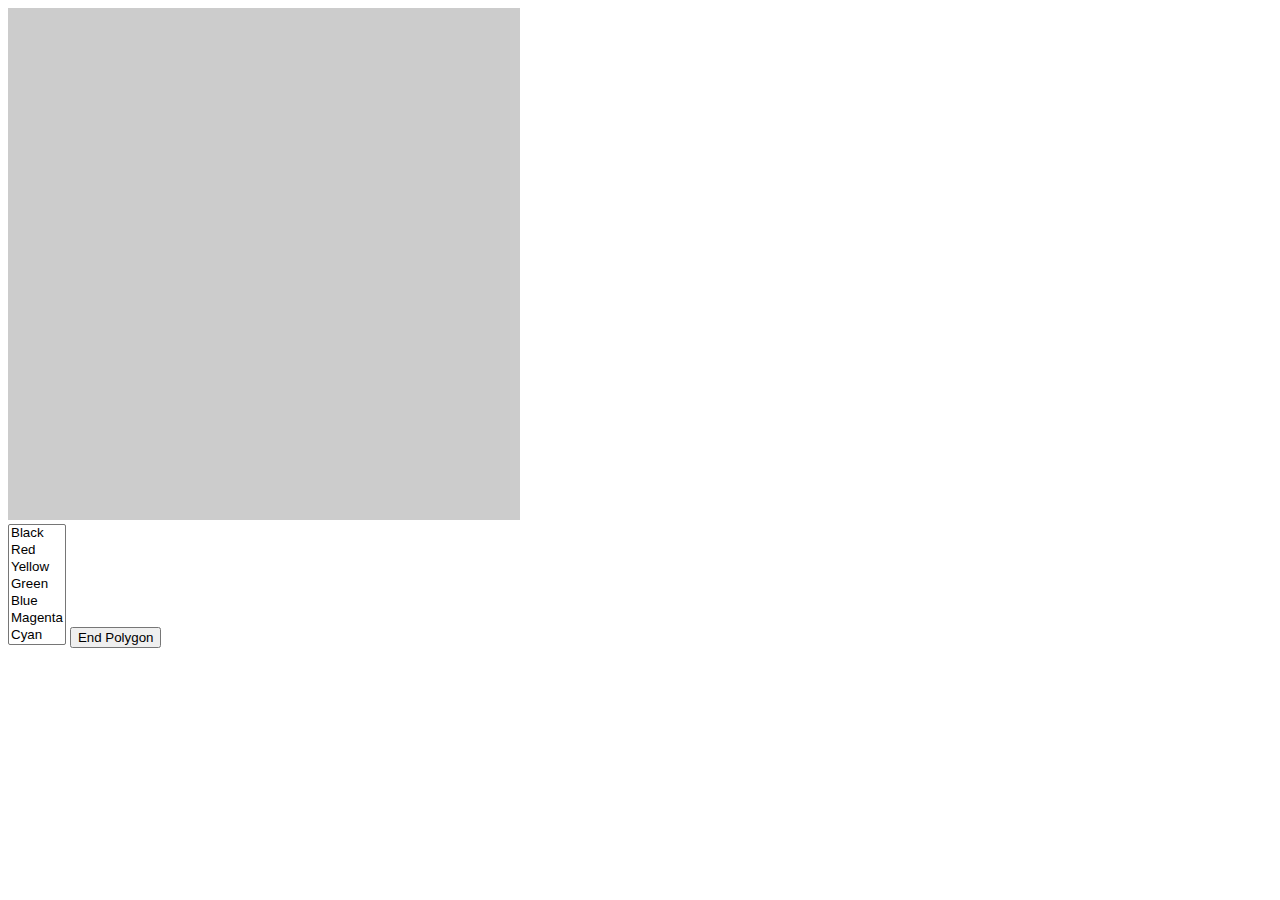
<file: webgl/EXAMPLES/cad2.html>
<!DOCTYPE html>
<html>

<script id="vertex-shader" type="x-shader/x-vertex">
attribute vec4 vPosition;
attribute vec4 vColor;

varying vec4 fColor;


void
main()
{
    gl_Position = vPosition;
    fColor = vColor;
}
</script>

<script id="fragment-shader" type="x-shader/x-fragment">

precision mediump float;

varying vec4 fColor;
void
main()
{
    gl_FragColor = fColor;
}
</script>

<script type="text/javascript" src="../Common/webgl-utils.js"></script>
<script type="text/javascript" src="../Common/initShaders.js"></script>
<script type="text/javascript" src="../Common/MV.js"></script>
<script type="text/javascript" src="cad2.js"></script>

<body>
<div>
<canvas id="gl-canvas" width="512"" height="512">
Oops ... your browser doesn't support the HTML5 canvas element
</canvas>
</div>
<div>
<select id = "mymenu" size = "7">
    <option value = "0">Black</option>
    <option value = "1">Red</option>
    <option value = "2">Yellow</option>
    <option value = "3">Green</option>
    <option value = "4">Blue</option>
    <option value = "5">Magenta</option>
    <option value = "6">Cyan</option>
</select>
<button id = "Button1">End Polygon</button>
</div>



</body>
</html>
</file>
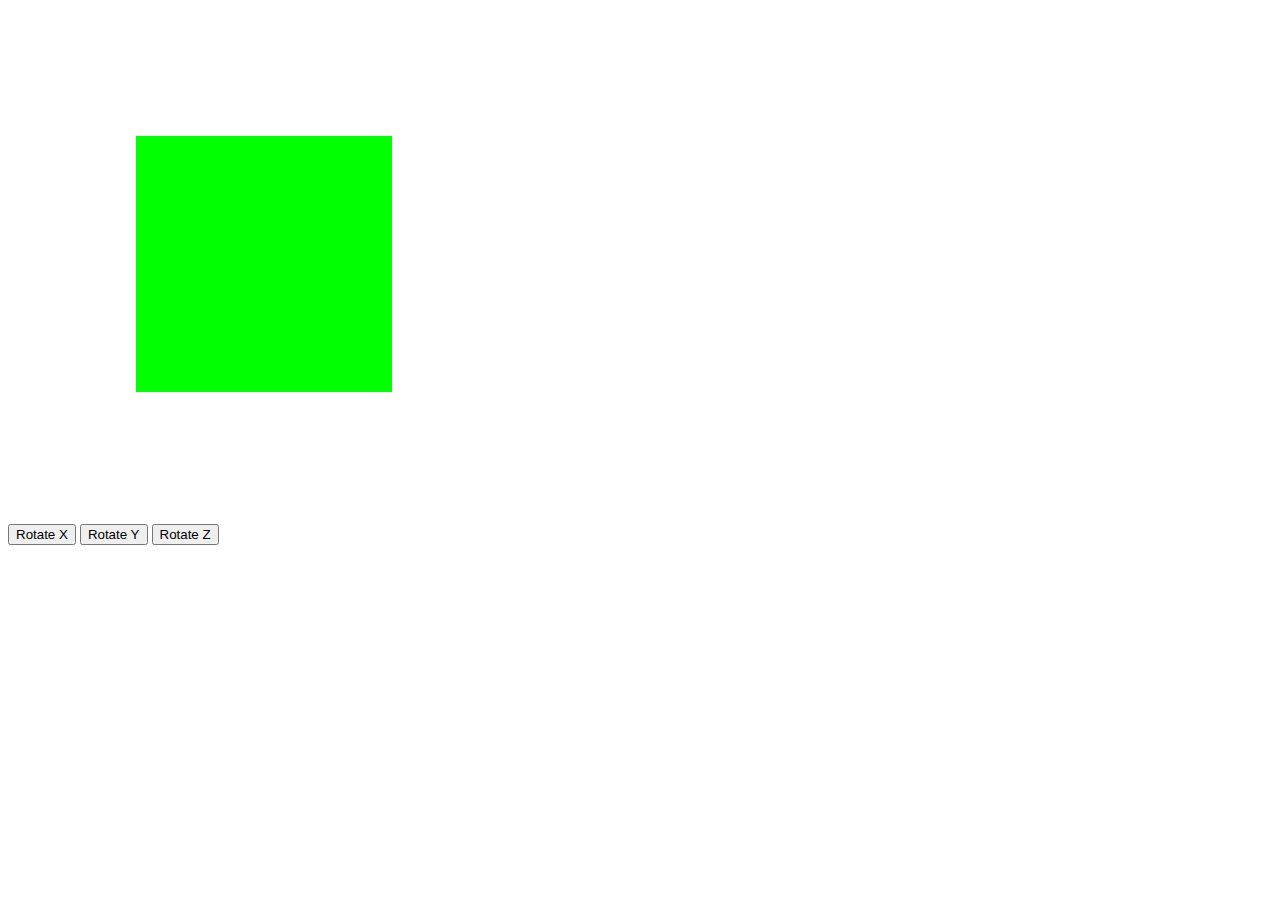
<file: webgl/EXAMPLES/cube.html>
<!DOCTYPE html>
<html>

<script id="vertex-shader" type="x-shader/x-vertex">

attribute  vec4 vPosition;
attribute  vec4 vColor;
varying vec4 fColor;

uniform vec3 theta;

void main()
{
    // Compute the sines and cosines of theta for each of
    //   the three axes in one computation.
    vec3 angles = radians( theta );
    vec3 c = cos( angles );
    vec3 s = sin( angles );

    // Remeber: thse matrices are column-major
    mat4 rx = mat4( 1.0,  0.0,  0.0, 0.0,
		    0.0,  c.x,  s.x, 0.0,
		    0.0, -s.x,  c.x, 0.0,
		    0.0,  0.0,  0.0, 1.0 );

    mat4 ry = mat4( c.y, 0.0, -s.y, 0.0,
		    0.0, 1.0,  0.0, 0.0,
		    s.y, 0.0,  c.y, 0.0,
		    0.0, 0.0,  0.0, 1.0 );


    mat4 rz = mat4( c.z, -s.z, 0.0, 0.0,
		    s.z,  c.z, 0.0, 0.0,
		    0.0,  0.0, 1.0, 0.0,
		    0.0,  0.0, 0.0, 1.0 );

    fColor = vColor;
    gl_Position = rz * ry * rx * vPosition;
}


</script>

<script id="fragment-shader" type="x-shader/x-fragment">

precision mediump float;

varying vec4 fColor;

void
main()
{
    gl_FragColor = fColor;
}
</script>

<script type="text/javascript" src="../Common/webgl-utils.js"></script>
<script type="text/javascript" src="../Common/initShaders.js"></script>
<script type="text/javascript" src="../Common/MV.js"></script>
<script type="text/javascript" src="cubef.js"></script>

<body>
<canvas id="gl-canvas" width="512"" height="512">
Oops ... your browser doesn't support the HTML5 canvas element
</canvas>

<br/>

<button id= "xButton">Rotate X</button>
<button id= "yButton">Rotate Y</button>
<button id= "zButton">Rotate Z</button>

</body>
</html>
</file>
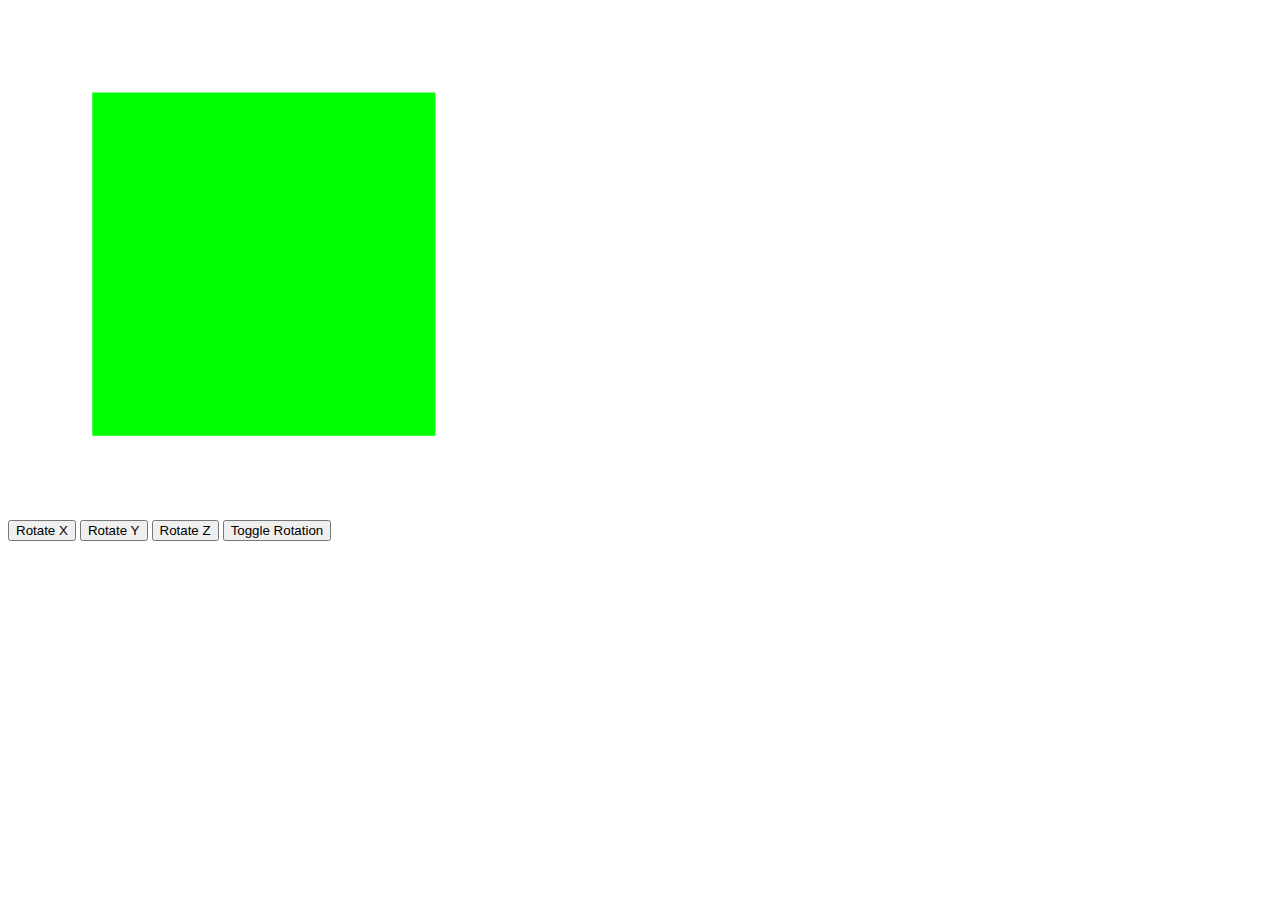
<file: webgl/EXAMPLES/cube2.html>
<html>

<script id="vertex-shader" type="x-shader/x-vertex">

attribute  vec4 vPosition;
attribute  vec4 vColor;
varying vec4 fColor;

uniform vec3 theta;
uniform float time;

void main() 
{
    // Compute the sines and cosines of theta for each of
    //   the three axes in one computation.
    vec3 angles = radians( theta );
    vec3 c = cos( angles );
    vec3 s = sin( angles );

    // Remeber: thse matrices are column-major
    mat4 rx = mat4( 1.0,  0.0,  0.0, 0.0,
		    0.0,  c.x,  s.x, 0.0,
		    0.0, -s.x,  c.x, 0.0,
		    0.0,  0.0,  0.0, 1.0 );

    mat4 ry = mat4( c.y, 0.0, -s.y, 0.0,
		    0.0, 1.0,  0.0, 0.0,
		    s.y, 0.0,  c.y, 0.0,
		    0.0, 0.0,  0.0, 1.0 );


    mat4 rz = mat4( c.z, -s.z, 0.0, 0.0,
		    s.z,  c.z, 0.0, 0.0,
		    0.0,  0.0, 1.0, 0.0,
		    0.0,  0.0, 0.0, 1.0 );

    fColor = vColor;
    gl_Position = (1.0+0.5*sin(time))*rz * ry * rx * vPosition;
    gl_Position.w = 1.0;
} 
</script>

<script id="fragment-shader" type="x-shader/x-fragment">

precision mediump float;
   
varying vec4 fColor;

void
main()
{
    gl_FragColor = fColor;
}
</script>

<script type="text/javascript" src="../Common/webgl-utils.js"></script>
<script type="text/javascript" src="../Common/initShaders.js"></script>
<script type="text/javascript" src="../Common/MV.js"></script>
<script type="text/javascript" src="cube2.js"></script>

<body>
<canvas id="gl-canvas" width="512"" height="512">
Oops ... your browser doesn't support the HTML5 canvas element
</canvas>
   
<br/>

<button id= "xButton">Rotate X</button>
<button id= "yButton">Rotate Y</button>
<button id= "zButton">Rotate Z</button>
<button id = "ButtonT">Toggle Rotation</button>

</body>
</html>
</file>
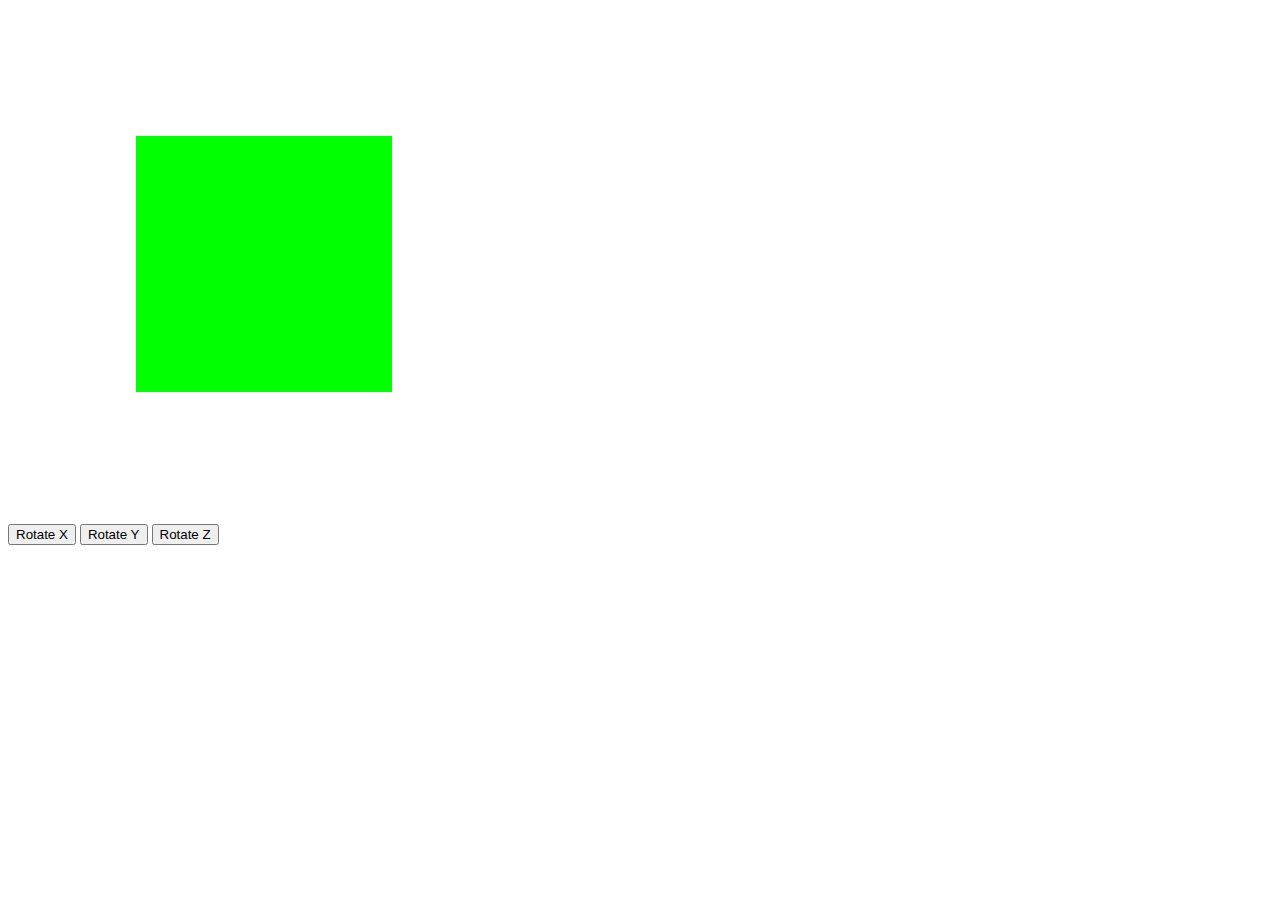
<file: webgl/EXAMPLES/cubef.html>
<!DOCTYPE html>
<html>

<script id="vertex-shader" type="x-shader/x-vertex">

mat4 rotateX(float theta)
{
    float angle = radians( theta );
    float c = cos( angle );
    float s = sin( angle );

    // Remeber: thse matrices are column-major
    mat4 rx = mat4( 1.0,  0.0,  0.0, 0.0,
		    0.0,  c,  s, 0.0,
		    0.0, -s,  c, 0.0,
		    0.0,  0.0,  0.0, 1.0 );
    return rx;
}

mat4 rotateY(float theta)
{
    float angle = radians( theta );
    float c = cos( angle );
    float s = sin( angle );

    // Remeber: thse matrices are column-major
    mat4 ry = mat4( c, 0.0, -s, 0.0,
		    0.0, 1.0,  0.0, 0.0,
		    s, 0.0,  c, 0.0,
		    0.0, 0.0,  0.0, 1.0 );
    return ry;
}

mat4 rotateZ(float theta)
{
    float angle = radians( theta );
    float c = cos( angle );
    float s = sin( angle );

    // Remeber: thse matrices are column-major
     mat4 rz = mat4( c, -s, 0.0, 0.0,
		    s,  c, 0.0, 0.0,
		    0.0,  0.0, 1.0, 0.0,
		    0.0,  0.0, 0.0, 1.0 );
    return rz;
}

attribute  vec4 vPosition;
attribute  vec4 vColor;
varying vec4 fColor;

uniform vec3 theta;

void main()
{

    fColor = vColor;
    gl_Position = rotateZ(theta.z) * rotateY(theta.y) * rotateX(theta.x) * vPosition;
}


</script>

<script id="fragment-shader" type="x-shader/x-fragment">

precision mediump float;

varying vec4 fColor;

void
main()
{
    gl_FragColor = fColor;
}
</script>

<script type="text/javascript" src="../Common/webgl-utils.js"></script>
<script type="text/javascript" src="../Common/initShaders.js"></script>
<script type="text/javascript" src="../Common/MV.js"></script>
<script type="text/javascript" src="cubef.js"></script>

<body>
<canvas id="gl-canvas" width="512"" height="512">
Oops ... your browser doesn't support the HTML5 canvas element
</canvas>

<br/>

<button id= "xButton">Rotate X</button>
<button id= "yButton">Rotate Y</button>
<button id= "zButton">Rotate Z</button>

</body>
</html>
</file>
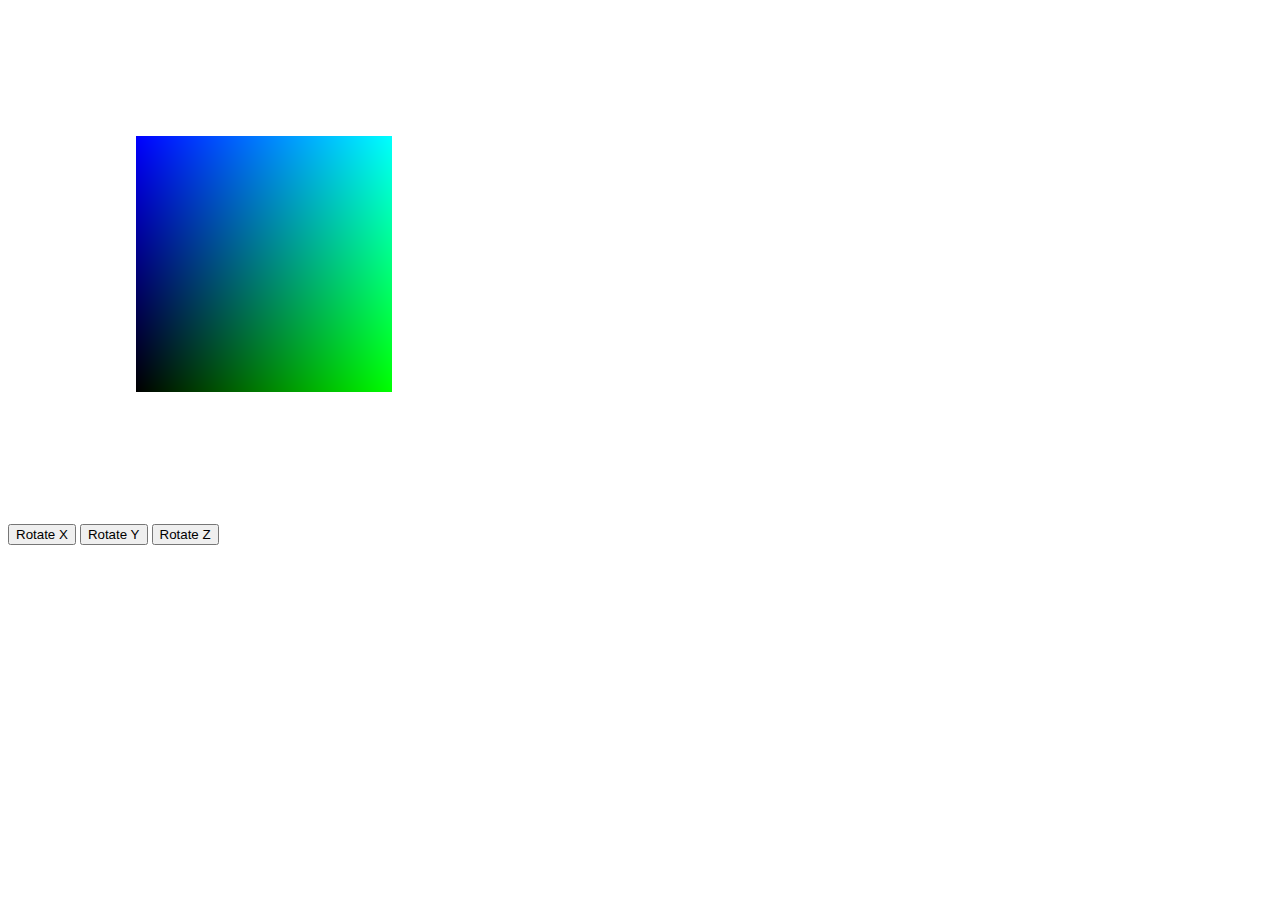
<file: webgl/EXAMPLES/cubev.html>
<!DOCTYPE html>
<html>

<script id="vertex-shader" type="x-shader/x-vertex">

attribute  vec4 vPosition;
attribute  vec4 vColor;
varying vec4 fColor;

uniform vec3 theta;

void main()
{
    // Compute the sines and cosines of theta for each of
    //   the three axes in one computation.
    vec3 angles = radians( theta );
    vec3 c = cos( angles );
    vec3 s = sin( angles );

    // Remeber: thse matrices are column-major
    mat4 rx = mat4( 1.0,  0.0,  0.0, 0.0,
		    0.0,  c.x,  s.x, 0.0,
		    0.0, -s.x,  c.x, 0.0,
		    0.0,  0.0,  0.0, 1.0 );

    mat4 ry = mat4( c.y, 0.0, -s.y, 0.0,
		    0.0, 1.0,  0.0, 0.0,
		    s.y, 0.0,  c.y, 0.0,
		    0.0, 0.0,  0.0, 1.0 );


    mat4 rz = mat4( c.z, -s.z, 0.0, 0.0,
		    s.z,  c.z, 0.0, 0.0,
		    0.0,  0.0, 1.0, 0.0,
		    0.0,  0.0, 0.0, 1.0 );

    fColor = vColor;
    gl_Position = rz * ry * rx * vPosition;
}
</script>

<script id="fragment-shader" type="x-shader/x-fragment">

precision mediump float;

varying vec4 fColor;

void
main()
{
    gl_FragColor = fColor;
}
</script>

<script type="text/javascript" src="../Common/webgl-utils.js"></script>
<script type="text/javascript" src="../Common/initShaders.js"></script>
<script type="text/javascript" src="../Common/MV.js"></script>
<script type="text/javascript" src="cubev.js"></script>

<body>
<canvas id="gl-canvas" width="512"" height="512">
Oops ... your browser doesn't support the HTML5 canvas element
</canvas>

<br/>

<button id= "xButton">Rotate X</button>
<button id= "yButton">Rotate Y</button>
<button id= "zButton">Rotate Z</button>


</body>
</html>
</file>
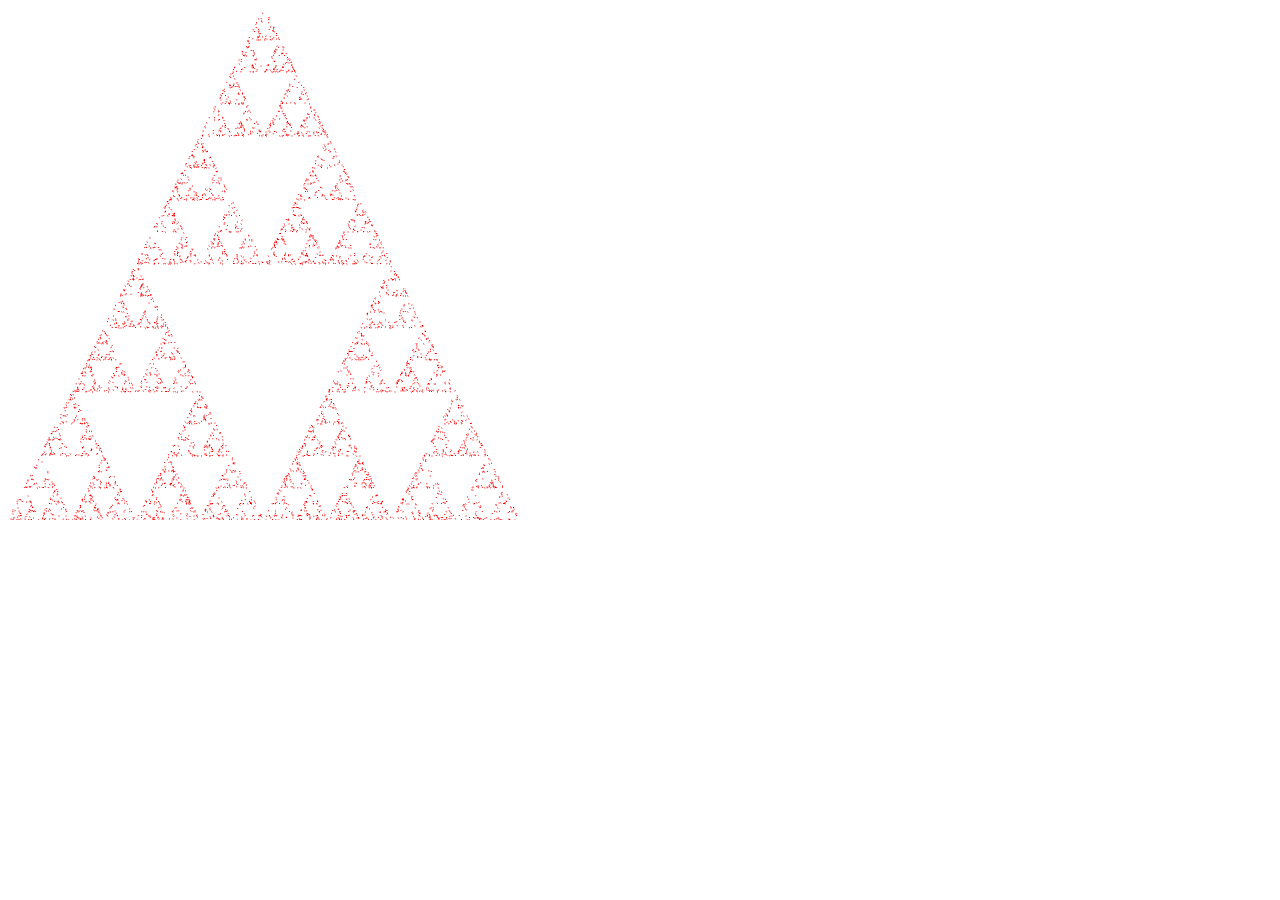
<file: webgl/EXAMPLES/gasket1.html>
<!DOCTYPE html>
<html>
<head>
<meta http-equiv="Content-Type" content="text/html;charset=utf-8" >
<title>2D Sierpinski Gasket</title>

<script id="vertex-shader" type="x-shader/x-vertex">
attribute vec4 vPosition;

void
main()
{
	gl_PointSize = 1.0;
    gl_Position = vPosition;
}
</script>

<script id="fragment-shader" type="x-shader/x-fragment">
precision mediump float;

void
main()
{
    gl_FragColor = vec4( 1.0, 0.0, 0.0, 1.0 );
}
</script>

<script type="text/javascript" src="../Common/webgl-utils.js"></script>
<script type="text/javascript" src="../Common/initShaders.js"></script>
<script type="text/javascript" src="../Common/MV.js"></script>
<script type="text/javascript" src="gasket1.js"></script>
</head>

<body>
<canvas id="gl-canvas" width="512" height="512">
Oops ... your browser doesn't support the HTML5 canvas element
</canvas>
</body>
</html>
</file>
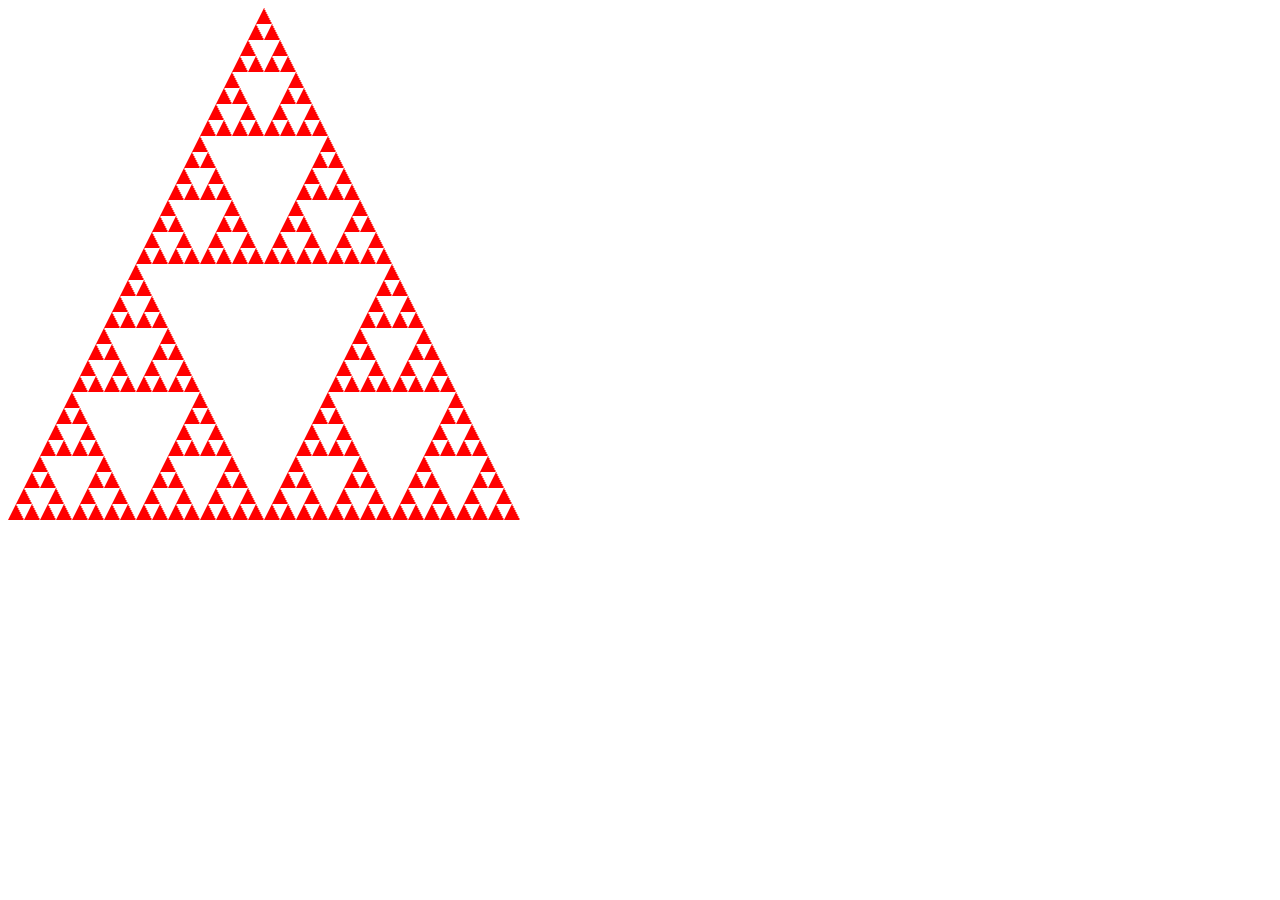
<file: webgl/EXAMPLES/gasket2.html>
<!DOCTYPE html>
<html>
<head>
<meta http-equiv="Content-Type" content="text/html;charset=utf-8" >
<title>2D Sierpinski Gasket</title>


<script id="vertex-shader" type="x-shader/x-vertex">
attribute vec4 vPosition;

void
main()
{
    gl_Position = vPosition;
}
</script>

<script id="fragment-shader" type="x-shader/x-fragment">
precision mediump float;

void
main()
{
    gl_FragColor = vec4( 1.0, 0.0, 0.0, 1.0 );
}
</script>

<script type="text/javascript" src="../Common/webgl-utils.js"></script>
<script type="text/javascript" src="../Common/initShaders.js"></script>
<script type="text/javascript" src="../Common/MV.js"></script>
<script type="text/javascript" src="gasket2.js"></script>
</head>   

<body>
<canvas id="gl-canvas" width="512" height="512">
Oops ... your browser doesn't support the HTML5 canvas element
</canvas>
</body>
</html>
</file>
<file: css/style.css>
/* INTERACTIVE (3) - CUSTOM STYLES */

body {
	/*font-family: Arial, Helvetica, sans-serif;*/
	font-family: 'Raleway', sans-serif;
	font-size:12pt;
	/*font-weight: 300;*/
	padding: 20px 20px 12px 20px;
	color: #000000;

}

p {
	margin-top: 12px;
}

h1{
	font-family: 'Bitter', serif;
	margin-bottom:40px;
	font-size:20pt;
}

h2{
	font-family: 'Bitter', serif;
	margin-top:70px;
	margin-bottom:20px;
	color:#000;
	font-size:16pt;

}

div#side{
	width:20%;
	float:left;
	min-width:150px;
	padding-top:5px;
	margin-right:10px;
}


#headshot{
	margin-bottom:20px;
	/*margin-top:20px;
	margin-bottom:10px;*/
	width: 140px;
}

div#contact{
	font-size:10pt;

}

div#navigation {
	text-align:left;
	font-size: 16px;
	font-weight: bold;
	padding-top:20px;
}

div#main{
	max-width:1000px;
}

div.news{

}

.publication_data{
	padding-left:20px;

}

.publication_img{
	width:150px;
}

.publication_data {
	padding-bottom:20px;
}

.publication_data .title{
	font-weight: bold;
}

.publication_data .venue{
	font-style: italic;
}


/* Hyperlinks */
/*a, a:visited, a:hover { color: #000; text-decoration: none; }*/
a.nav, a.nav:visited { color: #6e6e6e; font-weight: normal; }
a:hover, a.nav:hover { color: #0ea2ab; }


/*
h1 {
	color: #6C6C75;
	font-size: 48px;
	font-weight: 100;
	margin-bottom: 30px;
}

a.external-link {
	color: #8A5038;
	text-decoration: none;
}

.external-link:hover {
	text-decoration: underline;
}

#content {
	margin: 20px 0;
	padding: 20px;
	background-color: #f7f7f7;
	border: 1px solid #ddd;
	border-radius: 4px;
}

#content:empty {
	display: none;
}

#content .generated-content {
	margin-bottom: 10px;
	padding: 15px;
    background-color: #F1E6E6;
    border-radius: 4px;
}

#cs171-basics {
	margin-bottom: 20px;
}

.img-thumbnail {
	margin-bottom: 20px;
	width: 100%;
	max-width: 700px;
}*/
</file>
<file: LargeScaleVisCourse/style.css>
body  
{
    margin:0px;
    padding:0px;
    background-color:#FFFFFF;
    background-repeat:no-repeat;
    background-position:center center;
    background-attachment:fixed;
    font-family: Calibri, Helvetica;
    text-align:justify;
}


div.content
{
    margin-top:8px;
    margin-left:auto; 
    margin-right:auto;
    padding-left:64px;
    padding-right:64px;
    padding-top:32px;
    padding-bottom:32px;
    width:800px;
    background-color:#FFFFFF;
    border-style:solid;
    border-width:1px;
    border-color:#000000;
    text-align:justify;
}

div.content_second
{
    margin-top:16px;
    margin-left:auto; 
    margin-right:auto;
    padding-left:32px;
    padding-right:32px;
    padding-top:4px;
    padding-bottom:16px;
    width:736px;
    text-align:justify;
}

div.color1
{
  background-color:#EDEDF3;
}
div.color2
{
  background-color:#C9C9DC;
}

h1{ 
  color: #4A4A8A;
  text-align:center;
}

h2{ 
  color: #4A4A8A;
}

h4{ 
  color: #000000;
  text-align:left;
  margin-bottom: 0; 
  padding-bottom: 0;
}

p
{
    text-align:justify;     
}

a
{
    color:#4A4A8A;   
}

.talk_title {
    font-size:120%;
    font-weight:bold;
    text-align:center;  
}

img.talk_teaser {
  float: left;
  padding-left:0px;
  padding-right:16px;
  padding-top:16px;
  padding-bottom:16px;
}

img.talk_teaser2 {
  display: block;
  margin-left: auto;
  margin-right: auto;
  padding-top:8px;
  padding-bottom:4px;
}
</file>
<file: LargeSciVis2018/style.css>
body  
{
    margin:0px;
    padding:0px;
    background-color:#FFFFFF;
    background-repeat:no-repeat;
    background-position:center center;
    background-attachment:fixed;
    font-family: Calibri, Helvetica;
    text-align:justify;
}


div.content
{
    margin-top:8px;
    margin-left:auto; 
    margin-right:auto;
    padding-left:64px;
    padding-right:64px;
    padding-top:32px;
    padding-bottom:32px;
    width:800px;
    background-color:#FFFFFF;
    border-style:solid;
    border-width:1px;
    border-color:#000000;
    text-align:justify;
}

div.content_second
{
    margin-top:16px;
    margin-left:auto; 
    margin-right:auto;
    padding-left:32px;
    padding-right:32px;
    padding-top:4px;
    padding-bottom:16px;
    width:736px;
    text-align:justify;
}

div.color1
{
  background-color:#EDEDF3;
}
div.color2
{
  background-color:#C9C9DC;
}

h1{ 
  color: #4A4A8A;
  text-align:center;
}

h2{ 
  color: #4A4A8A;
}

h4{ 
  color: #000000;
  text-align:left;
  margin-bottom: 0; 
  padding-bottom: 0;
}

p
{
    text-align:justify;     
}

a
{
    color:#4A4A8A;   
}

.talk_title {
    font-size:120%;
    font-weight:bold;
    text-align:center;  
}

img.talk_teaser {
  float: left;
  padding-left:0px;
  padding-right:16px;
  padding-top:16px;
  padding-bottom:16px;
}

img.talk_teaser2 {
  display: block;
  margin-left: auto;
  margin-right: auto;
  padding-top:8px;
  padding-bottom:4px;
}
</file>
